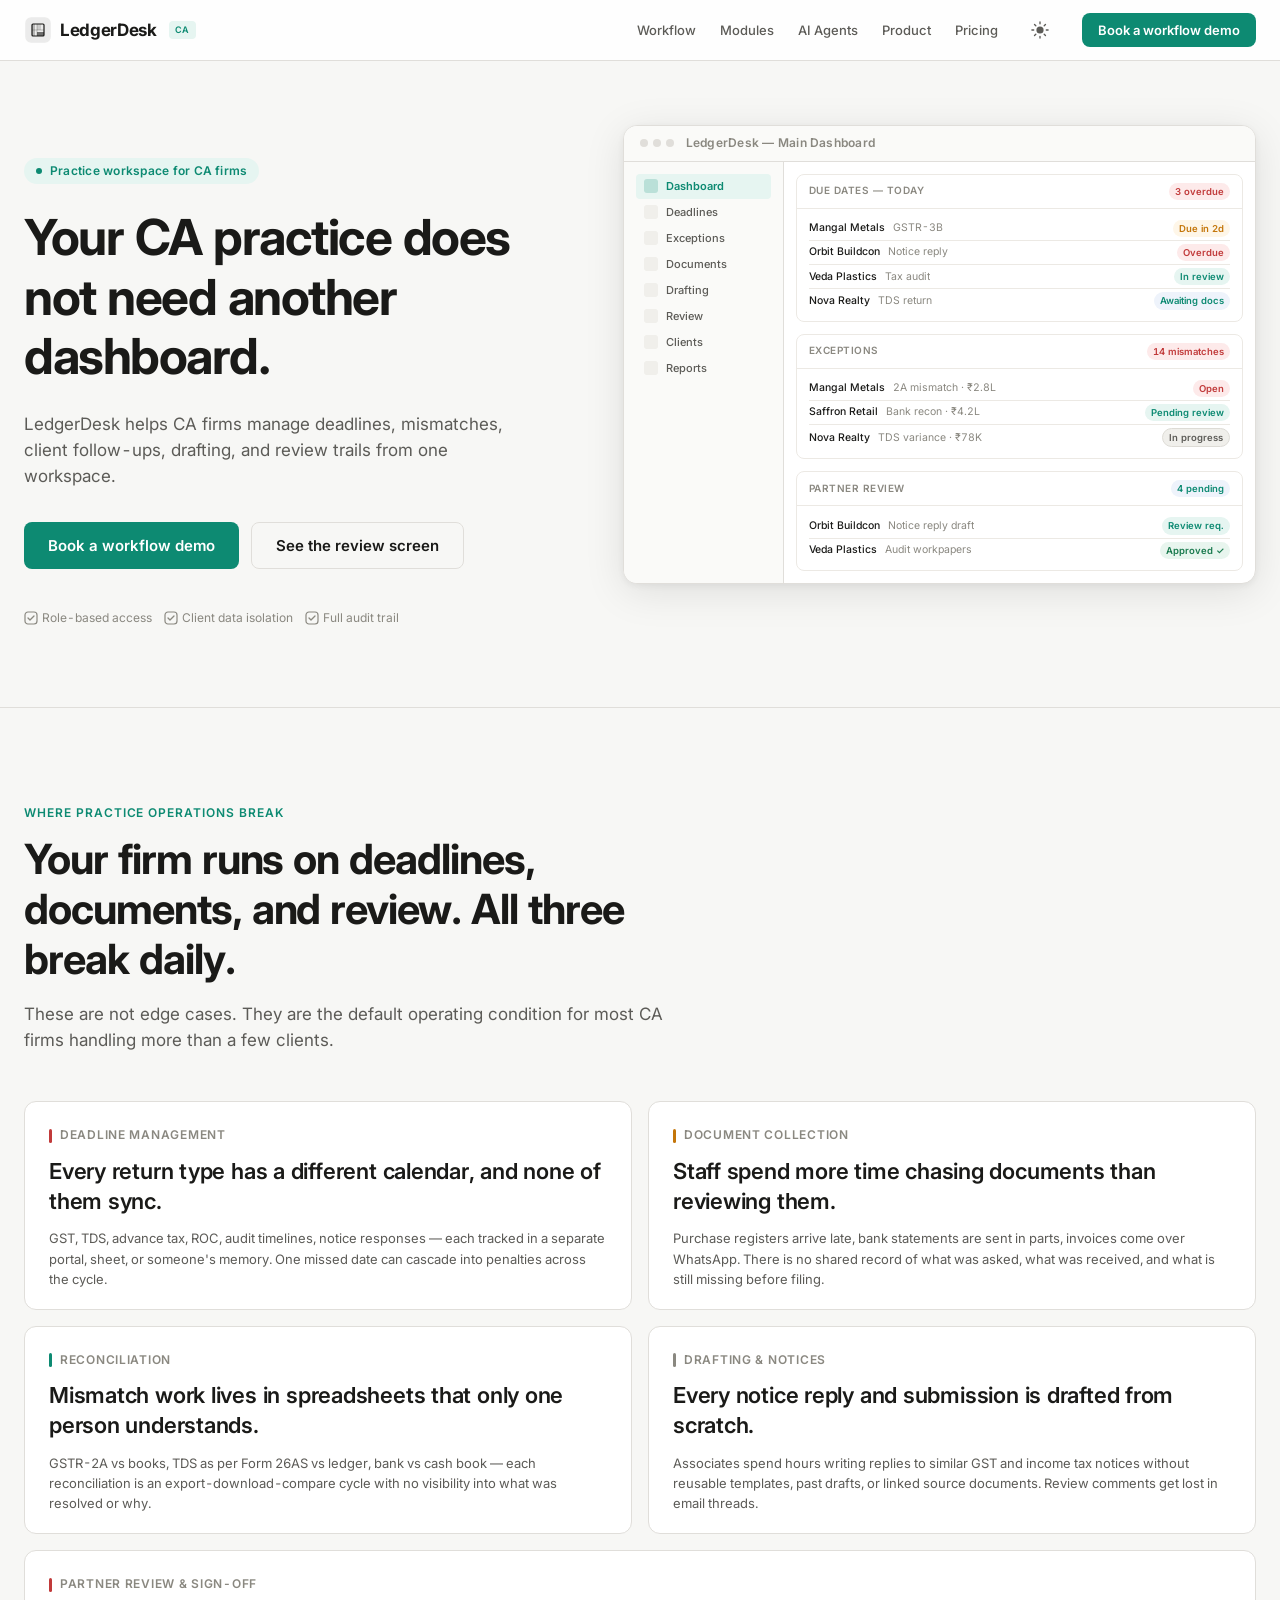
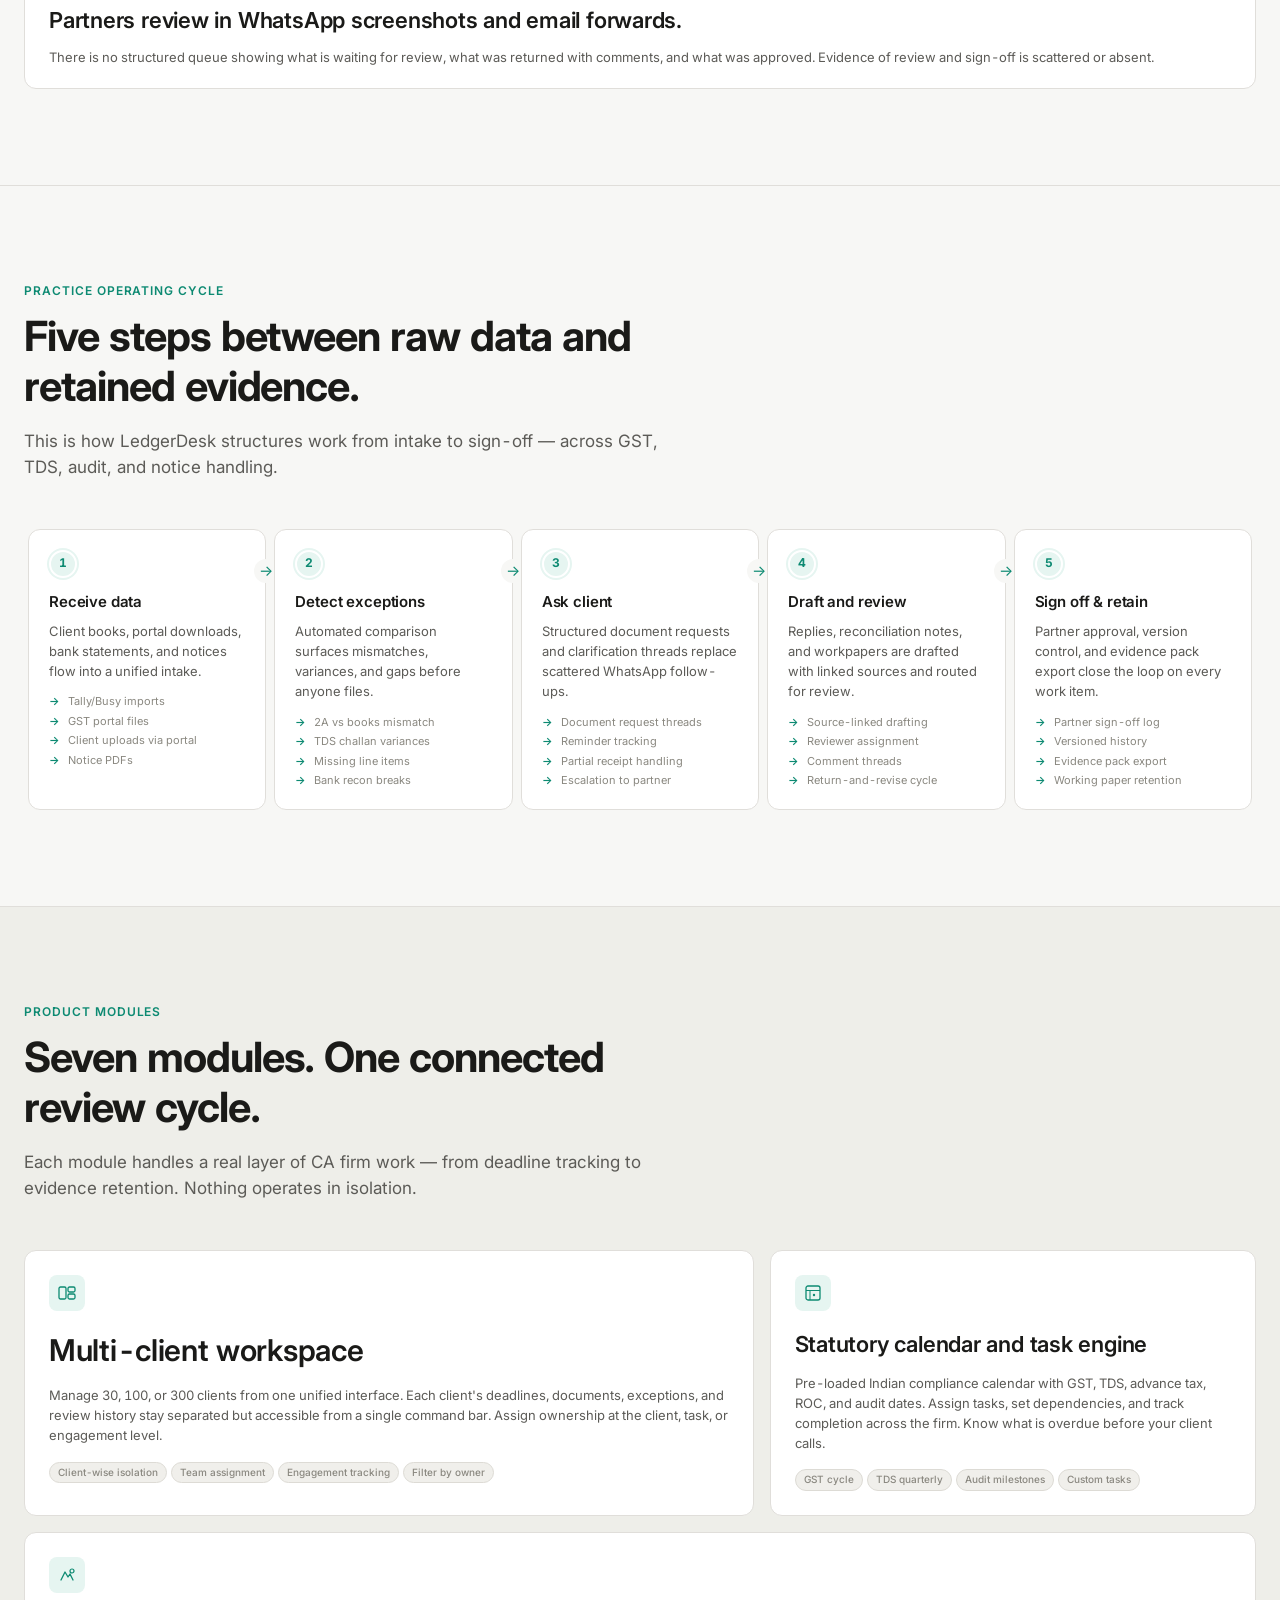
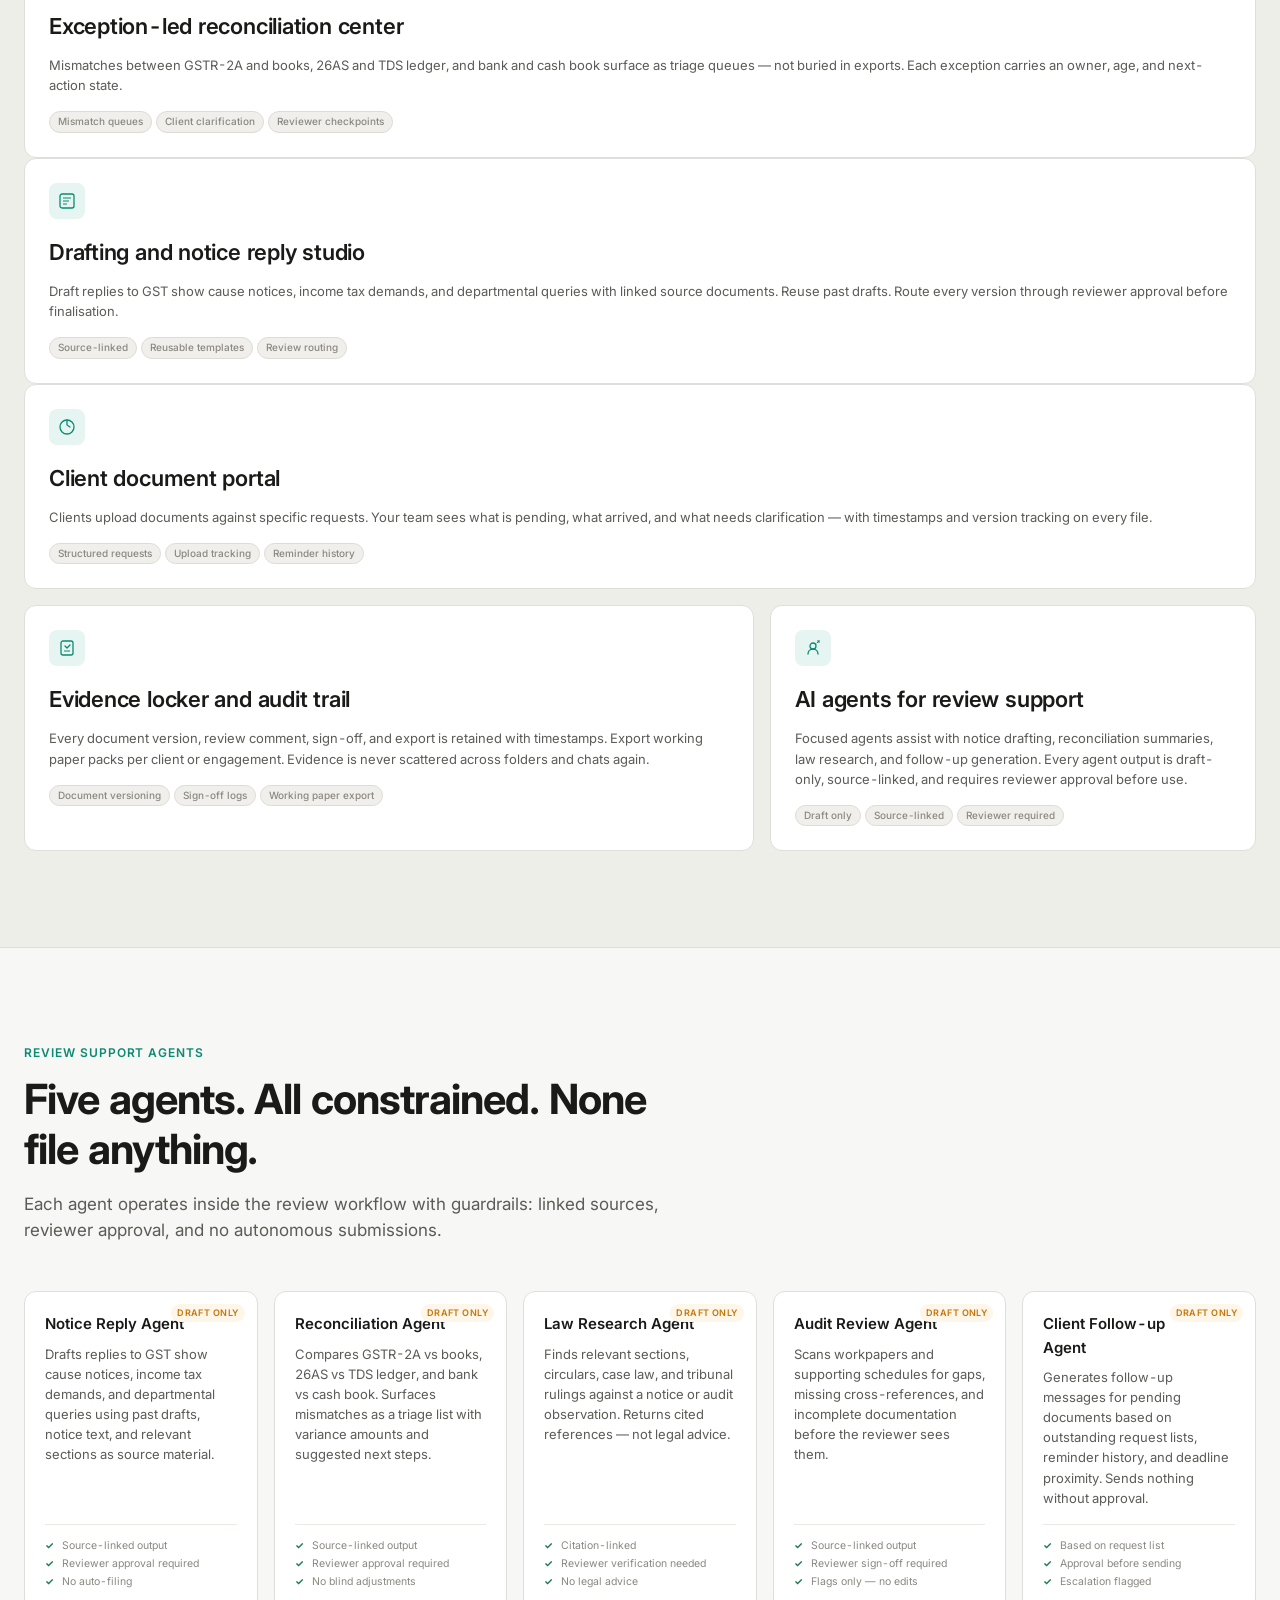
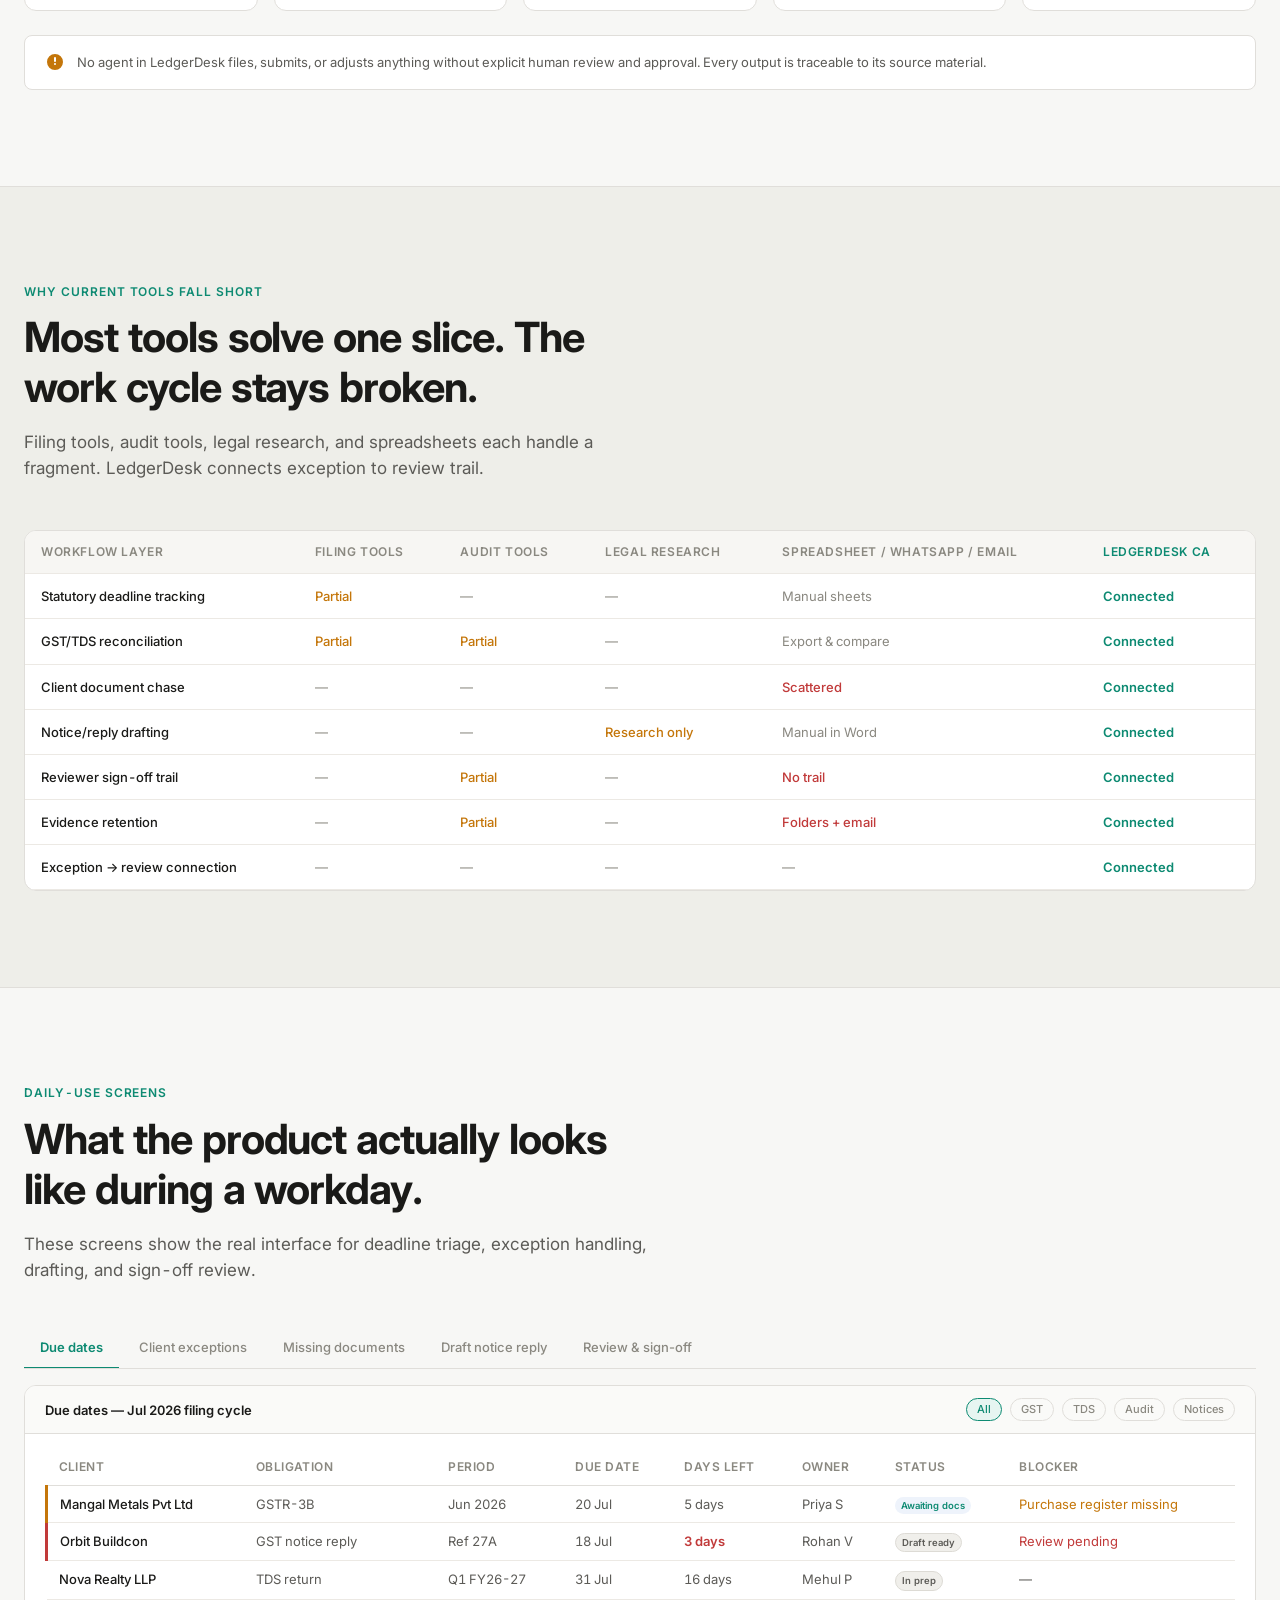
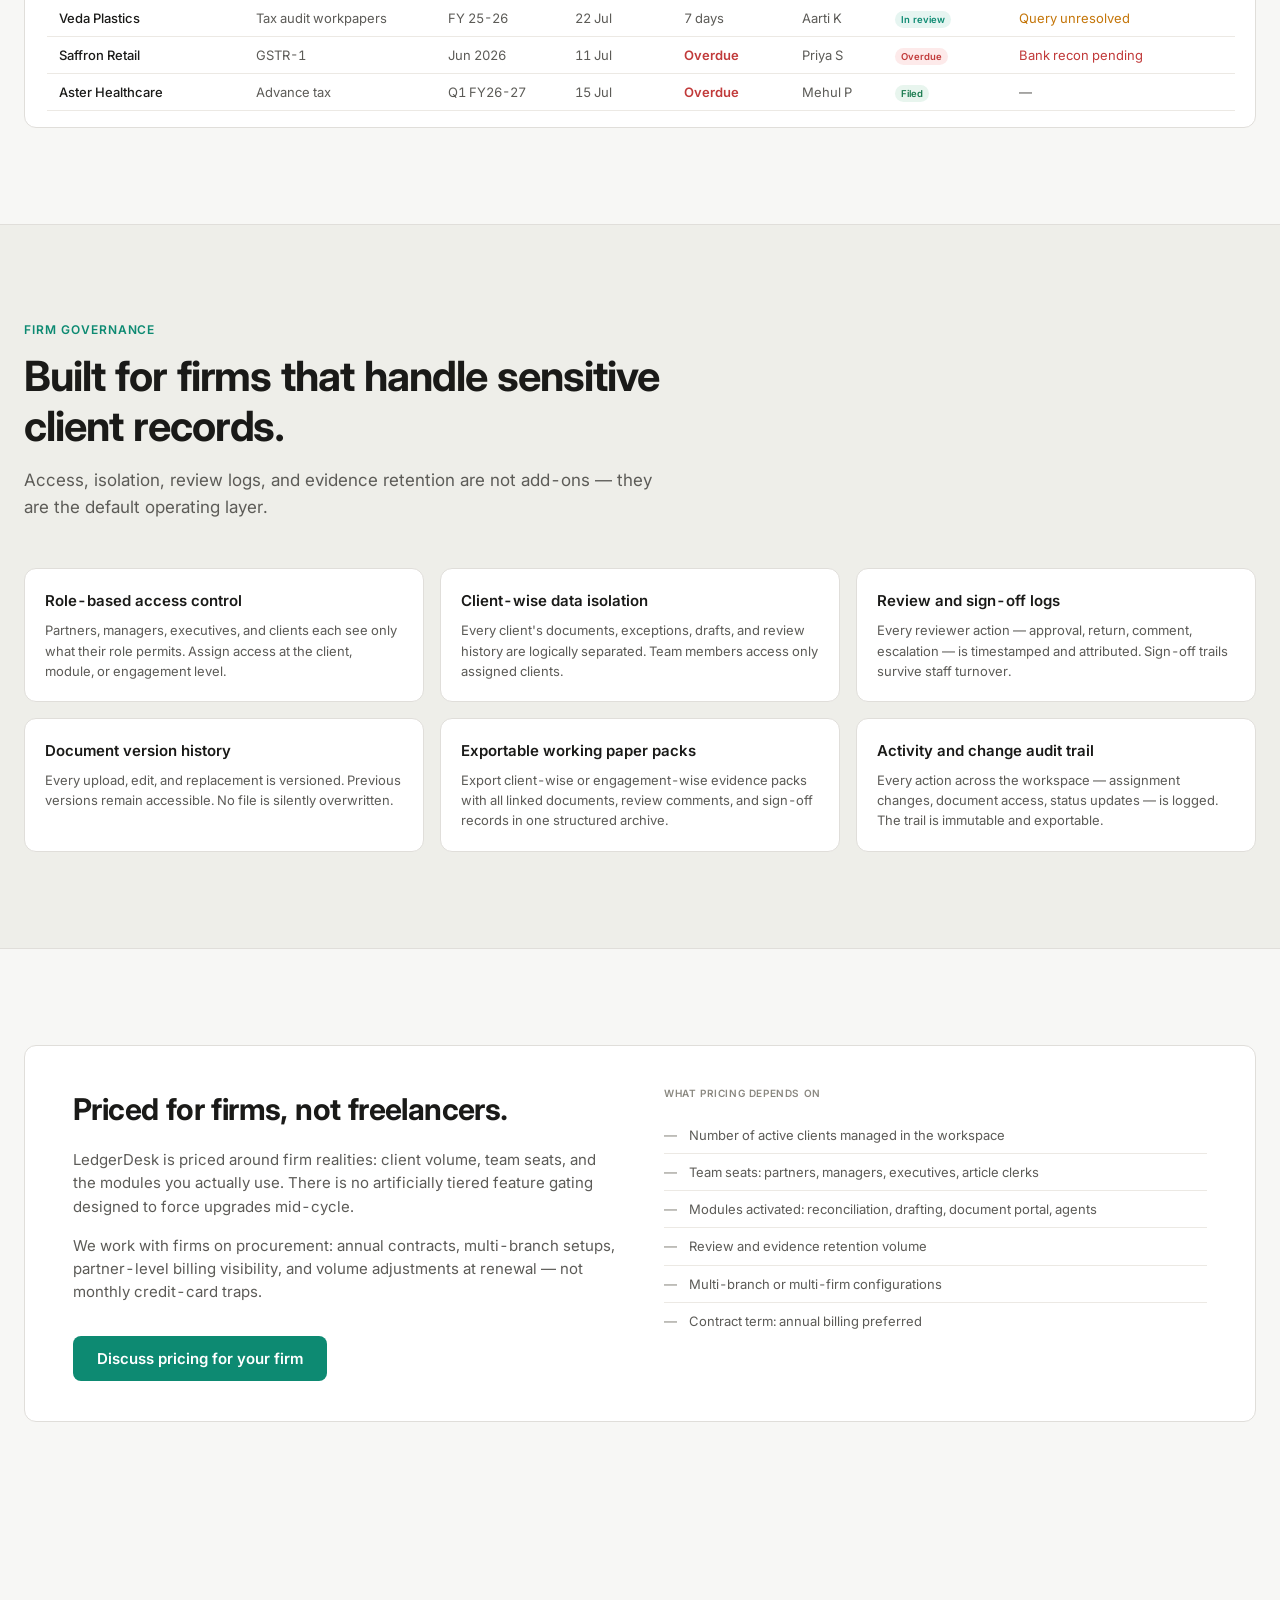
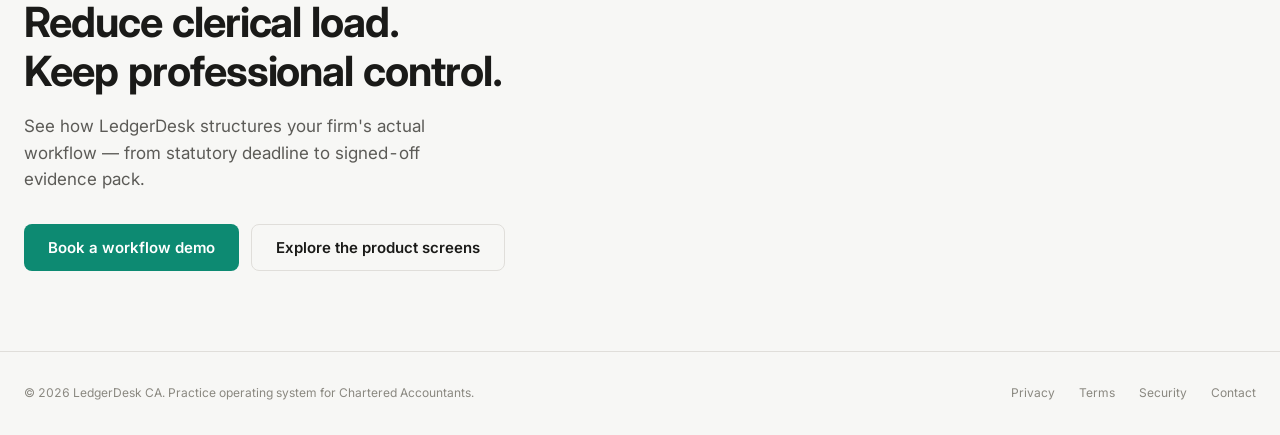
<file: ledgerdesk-ca-practice-platform.html>
<!DOCTYPE html>
<html lang="en" data-theme="light">
<head>
<meta charset="UTF-8">
<meta name="viewport" content="width=device-width, initial-scale=1.0">
<title>LedgerDesk CA — Practice Operating System for Chartered Accountants</title>
<meta name="description" content="LedgerDesk CA is a practice workspace for Indian CA firms. Track deadlines, chase documents, review mismatches, draft replies, and preserve evidence trails from one exception-driven workspace.">
<link rel="preconnect" href="https://fonts.googleapis.com">
<link rel="preconnect" href="https://fonts.gstatic.com" crossorigin>
<link href="https://fonts.googleapis.com/css2?family=Inter:wght@400;500;600;700&display=swap" rel="stylesheet">
<style>
/* ===== DESIGN TOKENS ===== */
:root {
  /* Spacing – 4px system */
  --sp-1: 4px; --sp-2: 8px; --sp-3: 12px; --sp-4: 16px;
  --sp-5: 20px; --sp-6: 24px; --sp-8: 32px; --sp-10: 40px;
  --sp-12: 48px; --sp-16: 64px; --sp-20: 80px; --sp-24: 96px;

  /* Radii */
  --r-sm: 4px; --r-md: 8px; --r-lg: 12px; --r-xl: 14px;

  /* Shadows */
  --shadow-sm: 0 1px 2px rgba(0,0,0,.05);
  --shadow-md: 0 2px 8px rgba(0,0,0,.08);
  --shadow-lg: 0 4px 16px rgba(0,0,0,.10);
  --shadow-panel: 0 1px 3px rgba(0,0,0,.06), 0 0 0 1px rgba(0,0,0,.04);

  /* Typography */
  --font: 'Inter', -apple-system, BlinkMacSystemFont, 'Segoe UI', system-ui, sans-serif;
  --fs-xs: clamp(0.6875rem, 0.65rem + 0.15vw, 0.75rem);     /* ~11-12px */
  --fs-sm: clamp(0.75rem, 0.7rem + 0.2vw, 0.8125rem);        /* ~12-13px */
  --fs-base: clamp(0.8125rem, 0.78rem + 0.2vw, 0.9375rem);   /* ~13-15px */
  --fs-md: clamp(0.9375rem, 0.88rem + 0.25vw, 1.0625rem);    /* ~15-17px */
  --fs-lg: clamp(1.125rem, 1rem + 0.5vw, 1.375rem);          /* ~18-22px */
  --fs-xl: clamp(1.375rem, 1.1rem + 1vw, 1.875rem);          /* ~22-30px */
  --fs-2xl: clamp(1.75rem, 1.4rem + 1.5vw, 2.625rem);        /* ~28-42px */
  --fs-3xl: clamp(2rem, 1.5rem + 2vw, 3.25rem);              /* ~32-52px */

  --lh-tight: 1.2; --lh-snug: 1.35; --lh-normal: 1.55;

  /* Transition */
  --ease: cubic-bezier(.4,0,.2,1);
  --dur: 200ms;

  /* Max widths */
  --max-w: 1280px;
  --max-w-narrow: 880px;
}

/* ===== LIGHT THEME ===== */
[data-theme="light"] {
  --bg: #f7f7f5;
  --bg-alt: #eeeee9;
  --surface: #ffffff;
  --surface-elevated: #ffffff;
  --border: #e0deda;
  --border-subtle: #ece9e4;
  --text: #1a1a18;
  --text-secondary: #5c5b57;
  --text-muted: #8a8880;
  --teal: #0d8a72;
  --teal-light: #e6f5f1;
  --teal-hover: #0a7562;
  --warning: #c4760a;
  --warning-bg: #fef6e8;
  --error: #c13a3a;
  --error-bg: #fdeaea;
  --success: #1a7a4e;
  --success-bg: #e8f5ee;
  --info-bg: #eef3fb;
  --chip-bg: #f0efeb;
  --chip-border: #dddbd5;
  --sidebar-bg: #ffffff;
  --sidebar-active: #f0efeb;
  --code-bg: #f4f3f0;
  --app-border: #e0deda;
  --panel-header-bg: #fafaf8;
  --table-header: #f7f6f3;
  --table-row-hover: #fafaf8;
  --table-stripe: #fcfcfa;
  --overlay-bg: rgba(0,0,0,.4);
  --focus-ring: 0 0 0 2px var(--teal), 0 0 0 4px rgba(13,138,114,.2);
}

/* ===== DARK THEME ===== */
[data-theme="dark"] {
  --bg: #111110;
  --bg-alt: #1a1a18;
  --surface: #1e1e1c;
  --surface-elevated: #252523;
  --border: #2e2e2b;
  --border-subtle: #262624;
  --text: #e8e6e1;
  --text-secondary: #a5a39d;
  --text-muted: #7a7872;
  --teal: #2cc4a2;
  --teal-light: #12302a;
  --teal-hover: #34d6b2;
  --warning: #e5a33a;
  --warning-bg: #2a2210;
  --error: #e06060;
  --error-bg: #2a1414;
  --success: #3cc47a;
  --success-bg: #122a1c;
  --info-bg: #14202e;
  --chip-bg: #262624;
  --chip-border: #363632;
  --sidebar-bg: #161614;
  --sidebar-active: #252523;
  --code-bg: #1e1e1c;
  --app-border: #2e2e2b;
  --panel-header-bg: #1e1e1c;
  --table-header: #222220;
  --table-row-hover: #252523;
  --table-stripe: #1c1c1a;
  --overlay-bg: rgba(0,0,0,.6);
  --focus-ring: 0 0 0 2px var(--teal), 0 0 0 4px rgba(44,196,162,.2);
}

/* ===== RESET & BASE ===== */
*, *::before, *::after { box-sizing: border-box; margin: 0; padding: 0; }
html { scroll-behavior: smooth; font-variant-numeric: tabular-nums; -webkit-font-smoothing: antialiased; }
body {
  font-family: var(--font);
  font-size: var(--fs-base);
  line-height: var(--lh-normal);
  color: var(--text);
  background: var(--bg);
  transition: background var(--dur) var(--ease), color var(--dur) var(--ease);
}
img { max-width: 100%; display: block; }
a { color: var(--teal); text-decoration: none; }
a:hover { text-decoration: underline; }
button { font-family: inherit; cursor: pointer; border: none; background: none; }

/* Focus */
:focus-visible { outline: none; box-shadow: var(--focus-ring); border-radius: var(--r-sm); }

/* Skip link */
.skip-link {
  position: absolute; top: -100%; left: var(--sp-4);
  background: var(--teal); color: #fff; padding: var(--sp-2) var(--sp-4);
  border-radius: var(--r-sm); font-size: var(--fs-sm); font-weight: 600;
  z-index: 9999;
}
.skip-link:focus { top: var(--sp-2); }

/* Reduced motion */
@media (prefers-reduced-motion: reduce) {
  *, *::before, *::after { animation-duration: 0.01ms !important; transition-duration: 0.01ms !important; }
  html { scroll-behavior: auto; }
  .reveal { opacity: 1 !important; transform: none !important; }
}

/* ===== SCROLL REVEAL ===== */
.reveal {
  opacity: 0; transform: translateY(24px);
  transition: opacity 0.7s var(--ease), transform 0.7s var(--ease);
}
.reveal.revealed {
  opacity: 1; transform: translateY(0);
}
.reveal-delay-1 { transition-delay: 80ms; }
.reveal-delay-2 { transition-delay: 160ms; }
.reveal-delay-3 { transition-delay: 240ms; }
.reveal-delay-4 { transition-delay: 320ms; }

/* ===== UTILITY ===== */
.container { max-width: var(--max-w); margin: 0 auto; padding: 0 var(--sp-6); }
.container--narrow { max-width: var(--max-w-narrow); }
.section { padding: var(--sp-24) 0; }
.section--sm { padding: var(--sp-16) 0; }
.section--muted { background: var(--bg-alt); }
.sr-only { position: absolute; width: 1px; height: 1px; padding: 0; margin: -1px; overflow: hidden; clip: rect(0,0,0,0); border: 0; }

/* ===== HEADER / NAV ===== */
.site-header {
  position: sticky; top: 0; z-index: 100;
  background: color-mix(in srgb, var(--surface) 85%, transparent);
  border-bottom: 1px solid var(--border);
  backdrop-filter: blur(16px); -webkit-backdrop-filter: blur(16px);
}
.site-header__inner {
  display: flex; align-items: center; justify-content: space-between;
  max-width: var(--max-w); margin: 0 auto; padding: 0 var(--sp-6);
  height: 60px;
}
.site-logo { display: flex; align-items: center; gap: var(--sp-2); text-decoration: none; color: var(--text); }
.site-logo svg { width: 28px; height: 28px; flex-shrink: 0; }
.site-logo__text { font-size: var(--fs-md); font-weight: 700; letter-spacing: -0.02em; }
.site-logo__badge {
  font-size: 9px; font-weight: 600; letter-spacing: 0.06em; text-transform: uppercase;
  background: var(--teal-light); color: var(--teal); padding: 2px 6px; border-radius: var(--r-sm);
  margin-left: var(--sp-1);
}
.site-nav { display: flex; align-items: center; gap: var(--sp-6); }
.site-nav__link {
  font-size: var(--fs-sm); font-weight: 500; color: var(--text-secondary);
  text-decoration: none; transition: color var(--dur) var(--ease);
}
.site-nav__link:hover { color: var(--text); text-decoration: none; }

.btn {
  display: inline-flex; align-items: center; gap: var(--sp-2);
  font-size: var(--fs-sm); font-weight: 600; padding: var(--sp-2) var(--sp-4);
  border-radius: var(--r-md); transition: all var(--dur) var(--ease);
  white-space: nowrap; line-height: 1.4;
}
.btn--primary { background: var(--teal); color: #fff; }
.btn--primary:hover { background: var(--teal-hover); text-decoration: none; }
.btn--secondary {
  background: transparent; color: var(--text); border: 1px solid var(--border);
}
.btn--secondary:hover { border-color: var(--text-muted); text-decoration: none; }
.btn--ghost { color: var(--teal); padding: var(--sp-2) var(--sp-3); }
.btn--ghost:hover { background: var(--teal-light); text-decoration: none; }
.btn--lg { padding: var(--sp-3) var(--sp-6); font-size: var(--fs-base); }

.theme-toggle {
  width: 36px; height: 36px; display: flex; align-items: center; justify-content: center;
  border-radius: var(--r-md); color: var(--text-secondary);
  transition: background var(--dur) var(--ease);
}
.theme-toggle:hover { background: var(--chip-bg); }
.theme-toggle svg { width: 18px; height: 18px; }

.mobile-menu-btn { display: none; width: 36px; height: 36px; align-items: center; justify-content: center; border-radius: var(--r-md); color: var(--text); }
.mobile-menu-btn svg { width: 20px; height: 20px; }

/* Mobile drawer */
.mobile-drawer {
  display: none; position: fixed; top: 60px; left: 0; right: 0; bottom: 0;
  background: var(--surface); z-index: 99;
  padding: var(--sp-6); flex-direction: column; gap: var(--sp-4);
  border-top: 1px solid var(--border);
  animation: slideDown 0.25s var(--ease);
}
.mobile-drawer.open { display: flex; }
.mobile-drawer a {
  font-size: var(--fs-md); font-weight: 500; color: var(--text-secondary);
  padding: var(--sp-3) 0; border-bottom: 1px solid var(--border-subtle);
  text-decoration: none;
}
.mobile-drawer a:hover { color: var(--text); }
@keyframes slideDown { from { opacity: 0; transform: translateY(-8px); } to { opacity: 1; transform: translateY(0); } }

@media (max-width: 860px) {
  .site-nav__link { display: none; }
  .mobile-menu-btn { display: flex; }
  .btn--primary.nav-cta-desktop { display: none; }
}

/* ===== HERO ===== */
.hero { padding: var(--sp-16) 0 var(--sp-20); }
.hero__grid {
  display: grid; grid-template-columns: 1fr 1.15fr; gap: var(--sp-12); align-items: start;
}
.hero__content { padding-top: var(--sp-8); }
.hero__badge {
  display: inline-flex; align-items: center; gap: var(--sp-2);
  font-size: var(--fs-xs); font-weight: 600; color: var(--teal);
  background: var(--teal-light); padding: var(--sp-1) var(--sp-3); border-radius: 100px;
  margin-bottom: var(--sp-6); letter-spacing: 0.02em;
}
.hero__badge::before { content: ''; width: 6px; height: 6px; border-radius: 50%; background: var(--teal); }
.hero h1 {
  font-size: var(--fs-3xl); font-weight: 700; line-height: var(--lh-tight);
  letter-spacing: -0.03em; color: var(--text); margin-bottom: var(--sp-6);
  max-width: 560px;
}
.hero__sub {
  font-size: var(--fs-md); line-height: var(--lh-normal); color: var(--text-secondary);
  max-width: 480px; margin-bottom: var(--sp-8);
}
.hero__ctas { display: flex; gap: var(--sp-3); flex-wrap: wrap; margin-bottom: var(--sp-10); }
.hero__trust {
  font-size: var(--fs-xs); color: var(--text-muted); display: flex; align-items: center; gap: var(--sp-3);
}
.hero__trust span { display: flex; align-items: center; gap: var(--sp-1); }

/* Hero App Mockup */
.hero-app {
  background: var(--surface); border: 1px solid var(--border);
  border-radius: var(--r-xl); overflow: hidden;
  box-shadow: 0 8px 40px rgba(0,0,0,.10), 0 2px 8px rgba(0,0,0,.06);
  font-size: var(--fs-xs);
  transition: box-shadow 0.4s var(--ease), transform 0.4s var(--ease);
}
.hero-app:hover {
  box-shadow: 0 12px 48px rgba(0,0,0,.13), 0 4px 12px rgba(0,0,0,.08);
  transform: translateY(-2px);
}
.hero-app__bar {
  display: flex; align-items: center; gap: var(--sp-3);
  padding: var(--sp-2) var(--sp-4); border-bottom: 1px solid var(--border);
  background: var(--panel-header-bg);
}
.hero-app__dots { display: flex; gap: 5px; }
.hero-app__dots span { width: 8px; height: 8px; border-radius: 50%; background: var(--border); }
.hero-app__bar-title { font-size: var(--fs-xs); font-weight: 600; color: var(--text-muted); letter-spacing: 0.02em; }
.hero-app__body { display: grid; grid-template-columns: 160px 1fr; min-height: 360px; }
.hero-app__sidebar {
  border-right: 1px solid var(--border); padding: var(--sp-3); background: var(--panel-header-bg);
}
.hero-app__nav-item {
  display: flex; align-items: center; gap: var(--sp-2);
  padding: var(--sp-1) var(--sp-2); border-radius: var(--r-sm);
  font-size: 11px; font-weight: 500; color: var(--text-secondary); margin-bottom: 1px;
  cursor: default;
}
.hero-app__nav-item--active { background: var(--teal-light); color: var(--teal); font-weight: 600; }
.hero-app__nav-icon { width: 14px; height: 14px; border-radius: 3px; background: var(--chip-bg); flex-shrink: 0; display: flex; align-items: center; justify-content: center; }
.hero-app__nav-item--active .hero-app__nav-icon { background: var(--teal); opacity: .2; }
.hero-app__main { padding: var(--sp-3); display: flex; flex-direction: column; gap: var(--sp-3); }

/* Mini panels inside hero mockup */
.mini-panel {
  background: var(--surface-elevated); border: 1px solid var(--border-subtle);
  border-radius: var(--r-md); overflow: hidden;
}
.mini-panel__header {
  padding: var(--sp-2) var(--sp-3); border-bottom: 1px solid var(--border-subtle);
  display: flex; justify-content: space-between; align-items: center;
}
.mini-panel__title { font-size: 10px; font-weight: 600; text-transform: uppercase; letter-spacing: 0.05em; color: var(--text-muted); }
.mini-panel__body { padding: var(--sp-2) var(--sp-3); }

.mini-row {
  display: flex; align-items: center; justify-content: space-between;
  padding: 3px 0; border-bottom: 1px solid var(--border-subtle);
  font-size: 10.5px;
}
.mini-row:last-child { border-bottom: none; }
.mini-row__left { display: flex; align-items: center; gap: var(--sp-2); color: var(--text-secondary); min-width: 0; }
.mini-row__client { font-weight: 500; color: var(--text); white-space: nowrap; overflow: hidden; text-overflow: ellipsis; max-width: 100px; }
.mini-row__task { color: var(--text-muted); white-space: nowrap; overflow: hidden; text-overflow: ellipsis; }

/* Status chips */
.chip {
  display: inline-flex; align-items: center; gap: 3px;
  padding: 1px 6px; border-radius: 100px; font-size: 9.5px; font-weight: 600;
  white-space: nowrap; line-height: 1.6;
}
.chip--due { background: var(--warning-bg); color: var(--warning); }
.chip--overdue { background: var(--error-bg); color: var(--error); }
.chip--waiting { background: var(--info-bg); color: var(--teal); }
.chip--review { background: var(--teal-light); color: var(--teal); }
.chip--done { background: var(--success-bg); color: var(--success); }
.chip--draft { background: var(--chip-bg); color: var(--text-secondary); border: 1px solid var(--chip-border); }
.chip--mismatch { background: var(--error-bg); color: var(--error); }

/* Large chips for sections */
.chip-lg {
  display: inline-flex; align-items: center; gap: var(--sp-1);
  padding: var(--sp-1) var(--sp-3); border-radius: 100px;
  font-size: var(--fs-xs); font-weight: 600; white-space: nowrap;
}

@media (max-width: 960px) {
  .hero__grid { grid-template-columns: 1fr; gap: var(--sp-8); }
  .hero__content { padding-top: 0; }
  .hero-app__body { grid-template-columns: 1fr; }
  .hero-app__sidebar { display: none; }
}

/* ===== SECTION HEADERS ===== */
.section-header { margin-bottom: var(--sp-12); max-width: 640px; }
.section-header__label {
  font-size: var(--fs-xs); font-weight: 600; text-transform: uppercase; letter-spacing: 0.08em;
  color: var(--teal); margin-bottom: var(--sp-3);
}
.section-header h2 {
  font-size: var(--fs-2xl); font-weight: 700; line-height: var(--lh-tight);
  letter-spacing: -0.025em; margin-bottom: var(--sp-4);
}
.section-header p { font-size: var(--fs-md); color: var(--text-secondary); line-height: var(--lh-normal); }

/* ===== PROBLEM SECTION ===== */
.problems-grid {
  display: grid; grid-template-columns: 1fr 1fr; gap: var(--sp-4);
}
.problem-card {
  background: var(--surface); border: 1px solid var(--border);
  border-radius: var(--r-lg); padding: var(--sp-6) var(--sp-6) var(--sp-5);
  transition: border-color var(--dur) var(--ease), transform var(--dur) var(--ease), box-shadow var(--dur) var(--ease);
}
.problem-card:hover { border-color: var(--text-muted); transform: translateY(-2px); box-shadow: var(--shadow-md); }
.problem-card__area {
  font-size: var(--fs-xs); font-weight: 600; text-transform: uppercase; letter-spacing: 0.06em;
  color: var(--text-muted); margin-bottom: var(--sp-3);
  display: flex; align-items: center; gap: var(--sp-2);
}
.problem-card__area::before {
  content: ''; width: 3px; height: 14px; border-radius: 2px; background: var(--warning);
}
.problem-card h3 {
  font-size: var(--fs-lg); font-weight: 600; line-height: var(--lh-snug);
  letter-spacing: -0.01em; margin-bottom: var(--sp-3);
}
.problem-card p { font-size: var(--fs-sm); color: var(--text-secondary); line-height: var(--lh-normal); }

.problem-card:nth-child(1) .problem-card__area::before { background: var(--error); }
.problem-card:nth-child(2) .problem-card__area::before { background: var(--warning); }
.problem-card:nth-child(3) .problem-card__area::before { background: var(--teal); }
.problem-card:nth-child(4) .problem-card__area::before { background: var(--text-muted); }
.problem-card:nth-child(5) .problem-card__area::before { background: var(--error); }
.problem-card:last-child { grid-column: 1 / -1; }

@media (max-width: 700px) {
  .problems-grid { grid-template-columns: 1fr; }
  .problem-card:last-child { grid-column: auto; }
}

/* ===== WORKFLOW ===== */
.workflow-steps {
  display: grid; grid-template-columns: repeat(5, 1fr); gap: 0;
  position: relative;
}
/* Horizontal connector line behind steps */
.workflow-steps::before {
  content: ''; position: absolute;
  top: 41px; /* vertically center with step number */
  left: calc(10% + 14px); right: calc(10% + 14px);
  height: 2px; background: var(--border);
  z-index: 0;
}
.workflow-step {
  background: var(--surface); border: 1px solid var(--border);
  border-radius: var(--r-lg); padding: var(--sp-5); position: relative;
  z-index: 1; margin: 0 var(--sp-1);
  transition: transform var(--dur) var(--ease), box-shadow var(--dur) var(--ease);
}
.workflow-step:hover { transform: translateY(-2px); box-shadow: var(--shadow-md); }
.workflow-step__num {
  width: 28px; height: 28px; border-radius: 50%; background: var(--teal-light);
  color: var(--teal); font-size: var(--fs-xs); font-weight: 700;
  display: flex; align-items: center; justify-content: center;
  margin-bottom: var(--sp-3); position: relative;
  border: 2px solid var(--surface);
  box-shadow: 0 0 0 2px var(--teal-light);
}
.workflow-step h3 { font-size: var(--fs-base); font-weight: 600; margin-bottom: var(--sp-2); letter-spacing: -0.01em; }
.workflow-step p { font-size: var(--fs-sm); color: var(--text-secondary); line-height: var(--lh-normal); margin-bottom: var(--sp-3); }
.workflow-step__details { display: flex; flex-direction: column; gap: 3px; }
.workflow-step__detail {
  font-size: 11px; color: var(--text-muted); display: flex; align-items: baseline; gap: var(--sp-2);
  line-height: 1.5;
}
.workflow-step__detail::before { content: '→'; color: var(--teal); font-weight: 600; flex-shrink: 0; }
.workflow-arrow {
  position: absolute; right: -13px; top: 41px; transform: translateY(-50%);
  width: 24px; height: 24px; z-index: 2; color: var(--teal);
  display: flex; align-items: center; justify-content: center;
  background: var(--bg); border-radius: 50%;
}
@media (max-width: 960px) {
  .workflow-steps { grid-template-columns: 1fr; gap: var(--sp-3); }
  .workflow-steps::before { display: none; }
  .workflow-arrow { display: none; }
  .workflow-step { margin: 0; }
}

/* ===== FEATURES ===== */
.features-grid {
  display: grid; grid-template-columns: 1.2fr 0.8fr; gap: var(--sp-4);
}
.features-grid--secondary {
  grid-template-columns: repeat(3, 1fr); margin-top: var(--sp-4);
}
.feature-card {
  background: var(--surface); border: 1px solid var(--border);
  border-radius: var(--r-lg); padding: var(--sp-6);
  transition: border-color var(--dur) var(--ease), transform var(--dur) var(--ease), box-shadow var(--dur) var(--ease);
}
.feature-card:hover { border-color: var(--text-muted); transform: translateY(-2px); box-shadow: var(--shadow-md); }
.feature-card__icon {
  width: 36px; height: 36px; border-radius: var(--r-md);
  background: var(--teal-light); color: var(--teal);
  display: flex; align-items: center; justify-content: center;
  margin-bottom: var(--sp-4);
}
.feature-card__icon svg { width: 18px; height: 18px; }
.feature-card h3 {
  font-size: var(--fs-lg); font-weight: 600; margin-bottom: var(--sp-3);
  letter-spacing: -0.01em;
}
.feature-card p {
  font-size: var(--fs-sm); color: var(--text-secondary); line-height: var(--lh-normal);
  margin-bottom: var(--sp-4);
}
.feature-card__tags { display: flex; flex-wrap: wrap; gap: var(--sp-1); }
.feature-card__tag {
  font-size: 10px; font-weight: 500; padding: 2px 8px; border-radius: 100px;
  background: var(--chip-bg); color: var(--text-muted); border: 1px solid var(--chip-border);
}
.feature-card--anchor { grid-row: span 1; }
.feature-card--anchor h3 { font-size: var(--fs-xl); }

@media (max-width: 860px) {
  .features-grid { grid-template-columns: 1fr; }
  .features-grid--secondary { grid-template-columns: 1fr; }
}

/* ===== AI AGENTS ===== */
.agents-grid { display: grid; grid-template-columns: repeat(5, 1fr); gap: var(--sp-4); }
.agent-card {
  background: var(--surface); border: 1px solid var(--border);
  border-radius: var(--r-lg); padding: var(--sp-5); position: relative;
  display: flex; flex-direction: column;
  transition: transform var(--dur) var(--ease), box-shadow var(--dur) var(--ease);
}
.agent-card:hover { transform: translateY(-2px); box-shadow: var(--shadow-md); }
.agent-card__badge {
  position: absolute; top: var(--sp-3); right: var(--sp-3);
  font-size: 9px; font-weight: 600; text-transform: uppercase; letter-spacing: 0.05em;
  padding: 2px 6px; border-radius: 100px;
  background: var(--warning-bg); color: var(--warning);
}
.agent-card h3 { font-size: var(--fs-base); font-weight: 600; margin-bottom: var(--sp-2); padding-right: var(--sp-10); }
.agent-card__desc { font-size: var(--fs-sm); color: var(--text-secondary); line-height: var(--lh-normal); margin-bottom: var(--sp-4); flex: 1; }
.agent-card__guardrails { border-top: 1px solid var(--border-subtle); padding-top: var(--sp-3); }
.agent-card__guardrail {
  font-size: 10.5px; color: var(--text-muted); display: flex; align-items: center; gap: var(--sp-2);
  line-height: 1.7;
}
.agent-card__guardrail::before { content: '✓'; color: var(--success); font-weight: 700; font-size: 10px; }
.agent-disclaimer {
  margin-top: var(--sp-6); padding: var(--sp-4) var(--sp-5);
  background: var(--surface); border: 1px solid var(--border);
  border-radius: var(--r-md); font-size: var(--fs-sm); color: var(--text-secondary);
  display: flex; align-items: center; gap: var(--sp-3);
}
.agent-disclaimer__icon { flex-shrink: 0; width: 20px; height: 20px; color: var(--warning); }
@media (max-width: 1080px) { .agents-grid { grid-template-columns: repeat(2, 1fr); } }
@media (max-width: 600px) { .agents-grid { grid-template-columns: 1fr; } }

/* ===== COMPARISON ===== */
.comparison-table-wrap {
  overflow-x: auto; -webkit-overflow-scrolling: touch;
  border: 1px solid var(--border); border-radius: var(--r-lg);
  background: var(--surface);
}
.comparison-table {
  width: 100%; border-collapse: collapse; font-size: var(--fs-sm);
  min-width: 700px;
}
.comparison-table th, .comparison-table td {
  padding: var(--sp-3) var(--sp-4); text-align: left;
  border-bottom: 1px solid var(--border-subtle);
}
.comparison-table thead th {
  background: var(--table-header); font-weight: 600; font-size: var(--fs-xs);
  text-transform: uppercase; letter-spacing: 0.05em; color: var(--text-muted);
  position: sticky; top: 0;
}
.comparison-table thead th:last-child { color: var(--teal); }
.comparison-table tbody td:first-child { font-weight: 500; color: var(--text); }
.comparison-table tbody tr:hover { background: var(--table-row-hover); }
.cmp-partial { color: var(--warning); font-weight: 500; }
.cmp-manual { color: var(--text-muted); }
.cmp-outside { color: var(--error); font-weight: 500; }
.cmp-connected { color: var(--teal); font-weight: 600; }
.cmp-none { color: var(--text-muted); }

/* ===== DAILY USE SCREENS ===== */
.screens-tabs {
  display: flex; gap: var(--sp-1); margin-bottom: var(--sp-4);
  border-bottom: 1px solid var(--border); padding-bottom: 0;
  overflow-x: auto;
}
.screens-tab {
  padding: var(--sp-2) var(--sp-4) var(--sp-3);
  font-size: var(--fs-sm); font-weight: 500; color: var(--text-muted);
  border-bottom: 2px solid transparent; margin-bottom: -1px;
  transition: color var(--dur) var(--ease), border-color var(--dur) var(--ease);
  white-space: nowrap;
}
.screens-tab:hover { color: var(--text); }
.screens-tab--active { color: var(--teal); border-bottom-color: var(--teal); font-weight: 600; }

.screen-panel { display: none; }
.screen-panel--active { display: block; }

.screen-frame {
  background: var(--surface); border: 1px solid var(--border);
  border-radius: var(--r-lg); overflow: hidden;
}
.screen-frame__header {
  padding: var(--sp-3) var(--sp-5); border-bottom: 1px solid var(--border);
  display: flex; align-items: center; justify-content: space-between;
  background: var(--panel-header-bg);
}
.screen-frame__title { font-size: var(--fs-sm); font-weight: 600; }
.screen-frame__filters { display: flex; gap: var(--sp-2); }
.screen-frame__filter {
  font-size: 11px; font-weight: 500; padding: 2px 10px; border-radius: 100px;
  border: 1px solid var(--border); color: var(--text-muted); cursor: default;
  background: transparent;
}
.screen-frame__filter--active { background: var(--teal-light); color: var(--teal); border-color: var(--teal); }
.screen-frame__body { padding: var(--sp-4) var(--sp-5); }

/* Data tables inside screens */
.data-table { width: 100%; border-collapse: collapse; font-size: var(--fs-sm); }
.data-table th {
  text-align: left; padding: var(--sp-2) var(--sp-3);
  font-size: var(--fs-xs); font-weight: 600; text-transform: uppercase; letter-spacing: 0.04em;
  color: var(--text-muted); border-bottom: 1px solid var(--border);
}
.data-table td {
  padding: var(--sp-2) var(--sp-3); border-bottom: 1px solid var(--border-subtle);
  color: var(--text-secondary); vertical-align: top;
}
.data-table td:first-child { color: var(--text); font-weight: 500; }
.data-table tr:hover { background: var(--table-row-hover); }
.data-table .row-overdue { border-left: 3px solid var(--error); }
.data-table .row-urgent { border-left: 3px solid var(--warning); }

/* Draft editor inside screen */
.draft-editor { display: grid; grid-template-columns: 1fr 280px; gap: 0; min-height: 300px; }
.draft-editor__main { padding: var(--sp-4); border-right: 1px solid var(--border); }
.draft-editor__sidebar { padding: var(--sp-4); background: var(--panel-header-bg); }
.draft-editor__label { font-size: 10px; font-weight: 600; text-transform: uppercase; letter-spacing: 0.06em; color: var(--text-muted); margin-bottom: var(--sp-2); }
.draft-editor__field { font-size: var(--fs-sm); color: var(--text-secondary); margin-bottom: var(--sp-4); line-height: var(--lh-normal); }
.draft-editor__text {
  font-size: var(--fs-sm); color: var(--text); line-height: 1.7;
  border: 1px solid var(--border-subtle); border-radius: var(--r-md);
  padding: var(--sp-3) var(--sp-4); background: var(--bg); min-height: 140px;
}

/* Timeline inside screens */
.timeline { display: flex; flex-direction: column; gap: 0; position: relative; }
.timeline-item {
  display: grid; grid-template-columns: 140px 20px 1fr; gap: var(--sp-2);
  font-size: var(--fs-sm); padding: var(--sp-3) 0;
  align-items: start; position: relative;
}
.timeline-item:not(:last-child)::after {
  content: ''; position: absolute; left: 149px; top: 22px; bottom: -4px;
  width: 1.5px; background: var(--border-subtle);
}
.timeline-item__time { color: var(--text-muted); font-size: var(--fs-xs); text-align: right; padding-top: 2px; }
.timeline-item__dot { display: flex; flex-direction: column; align-items: center; position: relative; z-index: 1; }
.timeline-item__dot::before {
  content: ''; width: 10px; height: 10px; border-radius: 50%;
  background: var(--border); margin-top: 4px;
  border: 2px solid var(--surface);
  box-shadow: 0 0 0 1.5px var(--border);
}
.timeline-item--approved .timeline-item__dot::before { background: var(--success); box-shadow: 0 0 0 1.5px var(--success); }
.timeline-item--returned .timeline-item__dot::before { background: var(--warning); box-shadow: 0 0 0 1.5px var(--warning); }
.timeline-item--exported .timeline-item__dot::before { background: var(--teal); box-shadow: 0 0 0 1.5px var(--teal); }
.timeline-item__content { color: var(--text-secondary); }
.timeline-item__content strong { color: var(--text); font-weight: 500; }

@media (max-width: 700px) {
  .draft-editor { grid-template-columns: 1fr; }
  .draft-editor__sidebar { border-top: 1px solid var(--border); }
  .timeline-item { grid-template-columns: 90px 16px 1fr; }
}

/* ===== TRUST ===== */
.trust-grid { display: grid; grid-template-columns: repeat(3, 1fr); gap: var(--sp-4); }
.trust-card {
  background: var(--surface); border: 1px solid var(--border);
  border-radius: var(--r-lg); padding: var(--sp-5);
  transition: transform var(--dur) var(--ease), box-shadow var(--dur) var(--ease);
}
.trust-card:hover { transform: translateY(-2px); box-shadow: var(--shadow-md); }
.trust-card h3 { font-size: var(--fs-base); font-weight: 600; margin-bottom: var(--sp-2); }
.trust-card p { font-size: var(--fs-sm); color: var(--text-secondary); line-height: var(--lh-normal); }
@media (max-width: 700px) { .trust-grid { grid-template-columns: 1fr; } }

/* ===== PRICING PHILOSOPHY ===== */
.pricing-block {
  background: var(--surface); border: 1px solid var(--border);
  border-radius: var(--r-lg); padding: var(--sp-10) var(--sp-12);
  display: grid; grid-template-columns: 1fr 1fr; gap: var(--sp-12); align-items: start;
}
.pricing-block h3 { font-size: var(--fs-xl); font-weight: 700; margin-bottom: var(--sp-4); letter-spacing: -0.02em; }
.pricing-block p { font-size: var(--fs-base); color: var(--text-secondary); line-height: var(--lh-normal); margin-bottom: var(--sp-4); }
.pricing-notes { list-style: none; }
.pricing-notes li {
  font-size: var(--fs-sm); color: var(--text-secondary); padding: var(--sp-2) 0;
  border-bottom: 1px solid var(--border-subtle); display: flex; align-items: center; gap: var(--sp-3);
}
.pricing-notes li:last-child { border-bottom: none; }
.pricing-notes li::before { content: '—'; color: var(--text-muted); flex-shrink: 0; }
@media (max-width: 700px) { .pricing-block { grid-template-columns: 1fr; padding: var(--sp-6); } }

/* ===== FINAL CTA ===== */
.final-cta {
  text-align: left; padding: var(--sp-20) 0;
}
.final-cta h2 {
  font-size: var(--fs-2xl); font-weight: 700; line-height: var(--lh-tight);
  letter-spacing: -0.025em; margin-bottom: var(--sp-4); max-width: 520px;
}
.final-cta p { font-size: var(--fs-md); color: var(--text-secondary); margin-bottom: var(--sp-8); max-width: 440px; }
.final-cta__actions { display: flex; gap: var(--sp-3); flex-wrap: wrap; }

/* ===== FOOTER ===== */
.site-footer {
  border-top: 1px solid var(--border); padding: var(--sp-8) 0;
}
.site-footer__inner {
  display: flex; justify-content: space-between; align-items: center;
  font-size: var(--fs-xs); color: var(--text-muted);
}
.site-footer__links { display: flex; gap: var(--sp-6); }
.site-footer__links a { color: var(--text-muted); font-size: var(--fs-xs); }
.site-footer__links a:hover { color: var(--text); }
@media (max-width: 600px) {
  .site-footer__inner { flex-direction: column; gap: var(--sp-4); text-align: center; }
}

/* ===== SECTION DIVIDERS ===== */
.divider { border: none; border-top: 1px solid var(--border); margin: 0; }

/* ===== DATA TABLE MOBILE ===== */
@media (max-width: 860px) {
  .screen-frame__body { padding: var(--sp-3); overflow-x: auto; -webkit-overflow-scrolling: touch; }
  .data-table { min-width: 600px; }
  .screen-frame__header { flex-direction: column; gap: var(--sp-2); align-items: flex-start; }
}

/* ===== HERO ENTRANCE ===== */
@keyframes heroFadeIn {
  from { opacity: 0; transform: translateY(20px); }
  to { opacity: 1; transform: translateY(0); }
}
.hero__content { animation: heroFadeIn 0.8s var(--ease) both; }
.hero-app { animation: heroFadeIn 0.8s var(--ease) 0.15s both; }
</style>
</head>
<body>

<!-- Skip Link -->
<a href="#main-content" class="skip-link">Skip to main content</a>

<!-- ===== HEADER ===== -->
<header class="site-header" role="banner">
  <div class="site-header__inner">
    <a href="#" class="site-logo" aria-label="LedgerDesk CA Home">
      <!-- Inline SVG Logo -->
      <svg viewBox="0 0 28 28" fill="none" xmlns="http://www.w3.org/2000/svg" aria-hidden="true">
        <rect x="2" y="2" width="24" height="24" rx="5" fill="currentColor" opacity=".08" stroke="currentColor" stroke-width="1.5"/>
        <path d="M8 8h3v12H8V8z" fill="currentColor" opacity=".25"/>
        <path d="M13 16h7v4H13v-4z" fill="currentColor" opacity=".6"/>
        <path d="M13 8h4v6h-4V8z" fill="currentColor" opacity=".15"/>
        <rect x="8" y="8" width="12" height="12" rx="1" stroke="currentColor" stroke-width="1.2" fill="none"/>
        <line x1="8" y1="14" x2="20" y2="14" stroke="currentColor" stroke-width="0.8" opacity=".3"/>
        <line x1="13" y1="8" x2="13" y2="20" stroke="currentColor" stroke-width="0.8" opacity=".3"/>
      </svg>
      <span class="site-logo__text">LedgerDesk</span>
      <span class="site-logo__badge">CA</span>
    </a>
    <nav class="site-nav" aria-label="Main navigation">
      <a href="#workflow" class="site-nav__link">Workflow</a>
      <a href="#features" class="site-nav__link">Modules</a>
      <a href="#agents" class="site-nav__link">AI Agents</a>
      <a href="#screens" class="site-nav__link">Product</a>
      <a href="#pricing" class="site-nav__link">Pricing</a>
      <button class="theme-toggle" id="theme-toggle" aria-label="Toggle dark mode" type="button">
        <svg class="theme-icon-sun" viewBox="0 0 20 20" fill="currentColor"><circle cx="10" cy="10" r="4"/><path d="M10 1v2M10 17v2M1 10h2M17 10h2M3.93 3.93l1.41 1.41M14.66 14.66l1.41 1.41M3.93 16.07l1.41-1.41M14.66 5.34l1.41-1.41" stroke="currentColor" stroke-width="1.5" stroke-linecap="round" fill="none"/></svg>
        <svg class="theme-icon-moon" viewBox="0 0 20 20" fill="currentColor" style="display:none"><path d="M17.29 13.35A8 8 0 116.65 2.71a6 6 0 0010.64 10.64z"/></svg>
      </button>
      <a href="#cta" class="btn btn--primary">Book a workflow demo</a>
      <button class="mobile-menu-btn" id="mobile-menu-btn" aria-label="Open menu" type="button">
        <svg viewBox="0 0 20 20" fill="currentColor"><rect x="2" y="4" width="16" height="1.5" rx=".75"/><rect x="2" y="9.25" width="16" height="1.5" rx=".75"/><rect x="2" y="14.5" width="16" height="1.5" rx=".75"/></svg>
      </button>
    </nav>
  </div>
</header>

<main id="main-content">

<!-- ===== HERO ===== -->
<section class="hero" aria-labelledby="hero-heading">
  <div class="container">
    <div class="hero__grid">
      <div class="hero__content">
        <div class="hero__badge" aria-hidden="true">Practice workspace for CA firms</div>
        <h1 id="hero-heading">Your CA practice does not need another dashboard.</h1>
        <p class="hero__sub">LedgerDesk helps CA firms manage deadlines, mismatches, client follow-ups, drafting, and review trails from one workspace.</p>
        <div class="hero__ctas">
          <a href="#cta" class="btn btn--primary btn--lg">Book a workflow demo</a>
          <a href="#screens" class="btn btn--secondary btn--lg">See the review screen</a>
        </div>
        <div class="hero__trust">
          <span>
            <svg width="14" height="14" viewBox="0 0 14 14" fill="none"><rect x="1" y="1" width="12" height="12" rx="3" stroke="currentColor" stroke-width="1.2"/><path d="M4 7l2 2 4-4" stroke="currentColor" stroke-width="1.3" stroke-linecap="round" stroke-linejoin="round"/></svg>
            Role-based access
          </span>
          <span>
            <svg width="14" height="14" viewBox="0 0 14 14" fill="none"><rect x="1" y="1" width="12" height="12" rx="3" stroke="currentColor" stroke-width="1.2"/><path d="M4 7l2 2 4-4" stroke="currentColor" stroke-width="1.3" stroke-linecap="round" stroke-linejoin="round"/></svg>
            Client data isolation
          </span>
          <span>
            <svg width="14" height="14" viewBox="0 0 14 14" fill="none"><rect x="1" y="1" width="12" height="12" rx="3" stroke="currentColor" stroke-width="1.2"/><path d="M4 7l2 2 4-4" stroke="currentColor" stroke-width="1.3" stroke-linecap="round" stroke-linejoin="round"/></svg>
            Full audit trail
          </span>
        </div>
      </div>

      <!-- Hero App Composition -->
      <div class="hero-app" aria-label="Product interface preview">
        <div class="hero-app__bar">
          <div class="hero-app__dots"><span></span><span></span><span></span></div>
          <span class="hero-app__bar-title">LedgerDesk — Main Dashboard</span>
        </div>
        <div class="hero-app__body">
          <nav class="hero-app__sidebar" aria-label="Mock sidebar">
            <div class="hero-app__nav-item hero-app__nav-item--active"><span class="hero-app__nav-icon"></span> Dashboard</div>
            <div class="hero-app__nav-item"><span class="hero-app__nav-icon"></span> Deadlines</div>
            <div class="hero-app__nav-item"><span class="hero-app__nav-icon"></span> Exceptions</div>
            <div class="hero-app__nav-item"><span class="hero-app__nav-icon"></span> Documents</div>
            <div class="hero-app__nav-item"><span class="hero-app__nav-icon"></span> Drafting</div>
            <div class="hero-app__nav-item"><span class="hero-app__nav-icon"></span> Review</div>
            <div class="hero-app__nav-item"><span class="hero-app__nav-icon"></span> Clients</div>
            <div class="hero-app__nav-item"><span class="hero-app__nav-icon"></span> Reports</div>
          </nav>
          <div class="hero-app__main">
            <!-- Mini Panel: Due Dates -->
            <div class="mini-panel">
              <div class="mini-panel__header">
                <span class="mini-panel__title">Due dates — today</span>
                <span class="chip chip--overdue">3 overdue</span>
              </div>
              <div class="mini-panel__body">
                <div class="mini-row">
                  <span class="mini-row__left"><span class="mini-row__client">Mangal Metals</span><span class="mini-row__task">GSTR-3B</span></span>
                  <span class="chip chip--due">Due in 2d</span>
                </div>
                <div class="mini-row">
                  <span class="mini-row__left"><span class="mini-row__client">Orbit Buildcon</span><span class="mini-row__task">Notice reply</span></span>
                  <span class="chip chip--overdue">Overdue</span>
                </div>
                <div class="mini-row">
                  <span class="mini-row__left"><span class="mini-row__client">Veda Plastics</span><span class="mini-row__task">Tax audit</span></span>
                  <span class="chip chip--review">In review</span>
                </div>
                <div class="mini-row">
                  <span class="mini-row__left"><span class="mini-row__client">Nova Realty</span><span class="mini-row__task">TDS return</span></span>
                  <span class="chip chip--waiting">Awaiting docs</span>
                </div>
              </div>
            </div>
            <!-- Mini Panel: Exceptions -->
            <div class="mini-panel">
              <div class="mini-panel__header">
                <span class="mini-panel__title">Exceptions</span>
                <span class="chip chip--mismatch">14 mismatches</span>
              </div>
              <div class="mini-panel__body">
                <div class="mini-row">
                  <span class="mini-row__left"><span class="mini-row__client">Mangal Metals</span><span class="mini-row__task">2A mismatch · ₹2.8L</span></span>
                  <span class="chip chip--mismatch">Open</span>
                </div>
                <div class="mini-row">
                  <span class="mini-row__left"><span class="mini-row__client">Saffron Retail</span><span class="mini-row__task">Bank recon · ₹4.2L</span></span>
                  <span class="chip chip--review">Pending review</span>
                </div>
                <div class="mini-row">
                  <span class="mini-row__left"><span class="mini-row__client">Nova Realty</span><span class="mini-row__task">TDS variance · ₹78K</span></span>
                  <span class="chip chip--draft">In progress</span>
                </div>
              </div>
            </div>
            <!-- Mini Panel: Review activity -->
            <div class="mini-panel">
              <div class="mini-panel__header">
                <span class="mini-panel__title">Partner review</span>
                <span class="chip chip--waiting">4 pending</span>
              </div>
              <div class="mini-panel__body">
                <div class="mini-row">
                  <span class="mini-row__left"><span class="mini-row__client">Orbit Buildcon</span><span class="mini-row__task">Notice reply draft</span></span>
                  <span class="chip chip--review">Review req.</span>
                </div>
                <div class="mini-row">
                  <span class="mini-row__left"><span class="mini-row__client">Veda Plastics</span><span class="mini-row__task">Audit workpapers</span></span>
                  <span class="chip chip--done">Approved ✓</span>
                </div>
              </div>
            </div>
          </div>
        </div>
      </div>
    </div>
  </div>
</section>

<hr class="divider container">

<!-- ===== PROBLEM SECTION ===== -->
<section class="section" id="problems" aria-labelledby="problems-heading">
  <div class="container">
    <div class="section-header">
      <div class="section-header__label">Where practice operations break</div>
      <h2 id="problems-heading">Your firm runs on deadlines, documents, and review. All three break daily.</h2>
      <p>These are not edge cases. They are the default operating condition for most CA firms handling more than a few clients.</p>
    </div>
    <div class="problems-grid">
      <div class="problem-card">
        <div class="problem-card__area">Deadline management</div>
        <h3>Every return type has a different calendar, and none of them sync.</h3>
        <p>GST, TDS, advance tax, ROC, audit timelines, notice responses — each tracked in a separate portal, sheet, or someone's memory. One missed date can cascade into penalties across the cycle.</p>
      </div>
      <div class="problem-card">
        <div class="problem-card__area">Document collection</div>
        <h3>Staff spend more time chasing documents than reviewing them.</h3>
        <p>Purchase registers arrive late, bank statements are sent in parts, invoices come over WhatsApp. There is no shared record of what was asked, what was received, and what is still missing before filing.</p>
      </div>
      <div class="problem-card">
        <div class="problem-card__area">Reconciliation</div>
        <h3>Mismatch work lives in spreadsheets that only one person understands.</h3>
        <p>GSTR-2A vs books, TDS as per Form 26AS vs ledger, bank vs cash book — each reconciliation is an export-download-compare cycle with no visibility into what was resolved or why.</p>
      </div>
      <div class="problem-card">
        <div class="problem-card__area">Drafting &amp; notices</div>
        <h3>Every notice reply and submission is drafted from scratch.</h3>
        <p>Associates spend hours writing replies to similar GST and income tax notices without reusable templates, past drafts, or linked source documents. Review comments get lost in email threads.</p>
      </div>
      <div class="problem-card">
        <div class="problem-card__area">Partner review &amp; sign-off</div>
        <h3>Partners review in WhatsApp screenshots and email forwards.</h3>
        <p>There is no structured queue showing what is waiting for review, what was returned with comments, and what was approved. Evidence of review and sign-off is scattered or absent.</p>
      </div>
    </div>
  </div>
</section>

<hr class="divider container">

<!-- ===== WORKFLOW ===== -->
<section class="section" id="workflow" aria-labelledby="workflow-heading">
  <div class="container">
    <div class="section-header">
      <div class="section-header__label">Practice operating cycle</div>
      <h2 id="workflow-heading">Five steps between raw data and retained evidence.</h2>
      <p>This is how LedgerDesk structures work from intake to sign-off — across GST, TDS, audit, and notice handling.</p>
    </div>
    <div class="workflow-steps">
      <div class="workflow-step">
        <div class="workflow-step__num">1</div>
        <h3>Receive data</h3>
        <p>Client books, portal downloads, bank statements, and notices flow into a unified intake.</p>
        <div class="workflow-step__details">
          <span class="workflow-step__detail">Tally/Busy imports</span>
          <span class="workflow-step__detail">GST portal files</span>
          <span class="workflow-step__detail">Client uploads via portal</span>
          <span class="workflow-step__detail">Notice PDFs</span>
        </div>
        <span class="workflow-arrow" aria-hidden="true">→</span>
      </div>
      <div class="workflow-step">
        <div class="workflow-step__num">2</div>
        <h3>Detect exceptions</h3>
        <p>Automated comparison surfaces mismatches, variances, and gaps before anyone files.</p>
        <div class="workflow-step__details">
          <span class="workflow-step__detail">2A vs books mismatch</span>
          <span class="workflow-step__detail">TDS challan variances</span>
          <span class="workflow-step__detail">Missing line items</span>
          <span class="workflow-step__detail">Bank recon breaks</span>
        </div>
        <span class="workflow-arrow" aria-hidden="true">→</span>
      </div>
      <div class="workflow-step">
        <div class="workflow-step__num">3</div>
        <h3>Ask client</h3>
        <p>Structured document requests and clarification threads replace scattered WhatsApp follow-ups.</p>
        <div class="workflow-step__details">
          <span class="workflow-step__detail">Document request threads</span>
          <span class="workflow-step__detail">Reminder tracking</span>
          <span class="workflow-step__detail">Partial receipt handling</span>
          <span class="workflow-step__detail">Escalation to partner</span>
        </div>
        <span class="workflow-arrow" aria-hidden="true">→</span>
      </div>
      <div class="workflow-step">
        <div class="workflow-step__num">4</div>
        <h3>Draft and review</h3>
        <p>Replies, reconciliation notes, and workpapers are drafted with linked sources and routed for review.</p>
        <div class="workflow-step__details">
          <span class="workflow-step__detail">Source-linked drafting</span>
          <span class="workflow-step__detail">Reviewer assignment</span>
          <span class="workflow-step__detail">Comment threads</span>
          <span class="workflow-step__detail">Return-and-revise cycle</span>
        </div>
        <span class="workflow-arrow" aria-hidden="true">→</span>
      </div>
      <div class="workflow-step">
        <div class="workflow-step__num">5</div>
        <h3>Sign off &amp; retain</h3>
        <p>Partner approval, version control, and evidence pack export close the loop on every work item.</p>
        <div class="workflow-step__details">
          <span class="workflow-step__detail">Partner sign-off log</span>
          <span class="workflow-step__detail">Versioned history</span>
          <span class="workflow-step__detail">Evidence pack export</span>
          <span class="workflow-step__detail">Working paper retention</span>
        </div>
      </div>
    </div>
  </div>
</section>

<hr class="divider container">

<!-- ===== FEATURE ARCHITECTURE ===== -->
<section class="section section--muted" id="features" aria-labelledby="features-heading">
  <div class="container">
    <div class="section-header">
      <div class="section-header__label">Product modules</div>
      <h2 id="features-heading">Seven modules. One connected review cycle.</h2>
      <p>Each module handles a real layer of CA firm work — from deadline tracking to evidence retention. Nothing operates in isolation.</p>
    </div>
    <div class="features-grid">
      <div class="feature-card feature-card--anchor">
        <div class="feature-card__icon">
          <svg viewBox="0 0 18 18" fill="none"><rect x="1" y="3" width="7" height="12" rx="1.5" stroke="currentColor" stroke-width="1.3"/><rect x="10" y="3" width="7" height="5" rx="1.5" stroke="currentColor" stroke-width="1.3"/><rect x="10" y="10" width="7" height="5" rx="1.5" stroke="currentColor" stroke-width="1.3"/></svg>
        </div>
        <h3>Multi-client workspace</h3>
        <p>Manage 30, 100, or 300 clients from one unified interface. Each client's deadlines, documents, exceptions, and review history stay separated but accessible from a single command bar. Assign ownership at the client, task, or engagement level.</p>
        <div class="feature-card__tags">
          <span class="feature-card__tag">Client-wise isolation</span>
          <span class="feature-card__tag">Team assignment</span>
          <span class="feature-card__tag">Engagement tracking</span>
          <span class="feature-card__tag">Filter by owner</span>
        </div>
      </div>
      <div class="feature-card">
        <div class="feature-card__icon">
          <svg viewBox="0 0 18 18" fill="none"><rect x="2" y="2" width="14" height="14" rx="2" stroke="currentColor" stroke-width="1.3"/><line x1="2" y1="6.5" x2="16" y2="6.5" stroke="currentColor" stroke-width="1"/><line x1="6" y1="6.5" x2="6" y2="16" stroke="currentColor" stroke-width="1"/><circle cx="10" cy="11" r="1.2" fill="currentColor"/></svg>
        </div>
        <h3>Statutory calendar and task engine</h3>
        <p>Pre-loaded Indian compliance calendar with GST, TDS, advance tax, ROC, and audit dates. Assign tasks, set dependencies, and track completion across the firm. Know what is overdue before your client calls.</p>
        <div class="feature-card__tags">
          <span class="feature-card__tag">GST cycle</span>
          <span class="feature-card__tag">TDS quarterly</span>
          <span class="feature-card__tag">Audit milestones</span>
          <span class="feature-card__tag">Custom tasks</span>
        </div>
      </div>
    </div>
    <div class="features-grid--secondary">
      <div class="feature-card">
        <div class="feature-card__icon">
          <svg viewBox="0 0 18 18" fill="none"><path d="M3 14l4-8 3 5 2-3 3 6" stroke="currentColor" stroke-width="1.3" stroke-linecap="round" stroke-linejoin="round"/><circle cx="14" cy="5" r="2" stroke="currentColor" stroke-width="1.2"/></svg>
        </div>
        <h3>Exception-led reconciliation center</h3>
        <p>Mismatches between GSTR-2A and books, 26AS and TDS ledger, and bank and cash book surface as triage queues — not buried in exports. Each exception carries an owner, age, and next-action state.</p>
        <div class="feature-card__tags">
          <span class="feature-card__tag">Mismatch queues</span>
          <span class="feature-card__tag">Client clarification</span>
          <span class="feature-card__tag">Reviewer checkpoints</span>
        </div>
      </div>
      <div class="feature-card">
        <div class="feature-card__icon">
          <svg viewBox="0 0 18 18" fill="none"><rect x="2" y="2" width="14" height="14" rx="2" stroke="currentColor" stroke-width="1.3"/><line x1="5" y1="6" x2="13" y2="6" stroke="currentColor" stroke-width="1"/><line x1="5" y1="9" x2="11" y2="9" stroke="currentColor" stroke-width="1"/><line x1="5" y1="12" x2="9" y2="12" stroke="currentColor" stroke-width="1"/></svg>
        </div>
        <h3>Drafting and notice reply studio</h3>
        <p>Draft replies to GST show cause notices, income tax demands, and departmental queries with linked source documents. Reuse past drafts. Route every version through reviewer approval before finalisation.</p>
        <div class="feature-card__tags">
          <span class="feature-card__tag">Source-linked</span>
          <span class="feature-card__tag">Reusable templates</span>
          <span class="feature-card__tag">Review routing</span>
        </div>
      </div>
      <div class="feature-card">
        <div class="feature-card__icon">
          <svg viewBox="0 0 18 18" fill="none"><path d="M9 2v5l3 2" stroke="currentColor" stroke-width="1.3" stroke-linecap="round"/><circle cx="9" cy="9" r="7" stroke="currentColor" stroke-width="1.3"/></svg>
        </div>
        <h3>Client document portal</h3>
        <p>Clients upload documents against specific requests. Your team sees what is pending, what arrived, and what needs clarification — with timestamps and version tracking on every file.</p>
        <div class="feature-card__tags">
          <span class="feature-card__tag">Structured requests</span>
          <span class="feature-card__tag">Upload tracking</span>
          <span class="feature-card__tag">Reminder history</span>
        </div>
      </div>
    </div>
    <div class="features-grid" style="margin-top: var(--sp-4);">
      <div class="feature-card">
        <div class="feature-card__icon">
          <svg viewBox="0 0 18 18" fill="none"><rect x="3" y="2" width="12" height="14" rx="2" stroke="currentColor" stroke-width="1.3"/><path d="M7 7l2 2 3-3" stroke="currentColor" stroke-width="1.3" stroke-linecap="round" stroke-linejoin="round"/><line x1="6" y1="12" x2="12" y2="12" stroke="currentColor" stroke-width="1"/></svg>
        </div>
        <h3>Evidence locker and audit trail</h3>
        <p>Every document version, review comment, sign-off, and export is retained with timestamps. Export working paper packs per client or engagement. Evidence is never scattered across folders and chats again.</p>
        <div class="feature-card__tags">
          <span class="feature-card__tag">Document versioning</span>
          <span class="feature-card__tag">Sign-off logs</span>
          <span class="feature-card__tag">Working paper export</span>
        </div>
      </div>
      <div class="feature-card">
        <div class="feature-card__icon">
          <svg viewBox="0 0 18 18" fill="none"><circle cx="9" cy="7" r="3" stroke="currentColor" stroke-width="1.3"/><path d="M4 15c0-2.8 2.2-5 5-5s5 2.2 5 5" stroke="currentColor" stroke-width="1.3" stroke-linecap="round"/><path d="M13 4l2-2m0 0l-1.5 0m1.5 0l0 1.5" stroke="currentColor" stroke-width="1" stroke-linecap="round"/></svg>
        </div>
        <h3>AI agents for review support</h3>
        <p>Focused agents assist with notice drafting, reconciliation summaries, law research, and follow-up generation. Every agent output is draft-only, source-linked, and requires reviewer approval before use.</p>
        <div class="feature-card__tags">
          <span class="feature-card__tag">Draft only</span>
          <span class="feature-card__tag">Source-linked</span>
          <span class="feature-card__tag">Reviewer required</span>
        </div>
      </div>
    </div>
  </div>
</section>

<hr class="divider container">

<!-- ===== AI AGENTS ===== -->
<section class="section" id="agents" aria-labelledby="agents-heading">
  <div class="container">
    <div class="section-header">
      <div class="section-header__label">Review support agents</div>
      <h2 id="agents-heading">Five agents. All constrained. None file anything.</h2>
      <p>Each agent operates inside the review workflow with guardrails: linked sources, reviewer approval, and no autonomous submissions.</p>
    </div>
    <div class="agents-grid">
      <div class="agent-card">
        <span class="agent-card__badge">Draft only</span>
        <h3>Notice Reply Agent</h3>
        <p class="agent-card__desc">Drafts replies to GST show cause notices, income tax demands, and departmental queries using past drafts, notice text, and relevant sections as source material.</p>
        <div class="agent-card__guardrails">
          <div class="agent-card__guardrail">Source-linked output</div>
          <div class="agent-card__guardrail">Reviewer approval required</div>
          <div class="agent-card__guardrail">No auto-filing</div>
        </div>
      </div>
      <div class="agent-card">
        <span class="agent-card__badge">Draft only</span>
        <h3>Reconciliation Agent</h3>
        <p class="agent-card__desc">Compares GSTR-2A vs books, 26AS vs TDS ledger, and bank vs cash book. Surfaces mismatches as a triage list with variance amounts and suggested next steps.</p>
        <div class="agent-card__guardrails">
          <div class="agent-card__guardrail">Source-linked output</div>
          <div class="agent-card__guardrail">Reviewer approval required</div>
          <div class="agent-card__guardrail">No blind adjustments</div>
        </div>
      </div>
      <div class="agent-card">
        <span class="agent-card__badge">Draft only</span>
        <h3>Law Research Agent</h3>
        <p class="agent-card__desc">Finds relevant sections, circulars, case law, and tribunal rulings against a notice or audit observation. Returns cited references — not legal advice.</p>
        <div class="agent-card__guardrails">
          <div class="agent-card__guardrail">Citation-linked</div>
          <div class="agent-card__guardrail">Reviewer verification needed</div>
          <div class="agent-card__guardrail">No legal advice</div>
        </div>
      </div>
      <div class="agent-card">
        <span class="agent-card__badge">Draft only</span>
        <h3>Audit Review Agent</h3>
        <p class="agent-card__desc">Scans workpapers and supporting schedules for gaps, missing cross-references, and incomplete documentation before the reviewer sees them.</p>
        <div class="agent-card__guardrails">
          <div class="agent-card__guardrail">Source-linked output</div>
          <div class="agent-card__guardrail">Reviewer sign-off required</div>
          <div class="agent-card__guardrail">Flags only — no edits</div>
        </div>
      </div>
      <div class="agent-card">
        <span class="agent-card__badge">Draft only</span>
        <h3>Client Follow-up Agent</h3>
        <p class="agent-card__desc">Generates follow-up messages for pending documents based on outstanding request lists, reminder history, and deadline proximity. Sends nothing without approval.</p>
        <div class="agent-card__guardrails">
          <div class="agent-card__guardrail">Based on request list</div>
          <div class="agent-card__guardrail">Approval before sending</div>
          <div class="agent-card__guardrail">Escalation flagged</div>
        </div>
      </div>
    </div>
    <div class="agent-disclaimer">
      <svg class="agent-disclaimer__icon" viewBox="0 0 20 20" fill="currentColor"><path d="M10 2a8 8 0 100 16 8 8 0 000-16zm0 11a1 1 0 110-2 1 1 0 010 2zm1-4a1 1 0 01-2 0V6a1 1 0 112 0v3z"/></svg>
      <span>No agent in LedgerDesk files, submits, or adjusts anything without explicit human review and approval. Every output is traceable to its source material.</span>
    </div>
  </div>
</section>

<hr class="divider container">

<!-- ===== COMPARISON ===== -->
<section class="section section--muted" id="comparison" aria-labelledby="comparison-heading">
  <div class="container">
    <div class="section-header">
      <div class="section-header__label">Why current tools fall short</div>
      <h2 id="comparison-heading">Most tools solve one slice. The work cycle stays broken.</h2>
      <p>Filing tools, audit tools, legal research, and spreadsheets each handle a fragment. LedgerDesk connects exception to review trail.</p>
    </div>
    <div class="comparison-table-wrap">
      <table class="comparison-table">
        <thead>
          <tr>
            <th scope="col">Workflow layer</th>
            <th scope="col">Filing tools</th>
            <th scope="col">Audit tools</th>
            <th scope="col">Legal research</th>
            <th scope="col">Spreadsheet / WhatsApp / Email</th>
            <th scope="col">LedgerDesk CA</th>
          </tr>
        </thead>
        <tbody>
          <tr>
            <td>Statutory deadline tracking</td>
            <td class="cmp-partial">Partial</td>
            <td class="cmp-none">—</td>
            <td class="cmp-none">—</td>
            <td class="cmp-manual">Manual sheets</td>
            <td class="cmp-connected">Connected</td>
          </tr>
          <tr>
            <td>GST/TDS reconciliation</td>
            <td class="cmp-partial">Partial</td>
            <td class="cmp-partial">Partial</td>
            <td class="cmp-none">—</td>
            <td class="cmp-manual">Export &amp; compare</td>
            <td class="cmp-connected">Connected</td>
          </tr>
          <tr>
            <td>Client document chase</td>
            <td class="cmp-none">—</td>
            <td class="cmp-none">—</td>
            <td class="cmp-none">—</td>
            <td class="cmp-outside">Scattered</td>
            <td class="cmp-connected">Connected</td>
          </tr>
          <tr>
            <td>Notice/reply drafting</td>
            <td class="cmp-none">—</td>
            <td class="cmp-none">—</td>
            <td class="cmp-partial">Research only</td>
            <td class="cmp-manual">Manual in Word</td>
            <td class="cmp-connected">Connected</td>
          </tr>
          <tr>
            <td>Reviewer sign-off trail</td>
            <td class="cmp-none">—</td>
            <td class="cmp-partial">Partial</td>
            <td class="cmp-none">—</td>
            <td class="cmp-outside">No trail</td>
            <td class="cmp-connected">Connected</td>
          </tr>
          <tr>
            <td>Evidence retention</td>
            <td class="cmp-none">—</td>
            <td class="cmp-partial">Partial</td>
            <td class="cmp-none">—</td>
            <td class="cmp-outside">Folders + email</td>
            <td class="cmp-connected">Connected</td>
          </tr>
          <tr>
            <td>Exception → review connection</td>
            <td class="cmp-none">—</td>
            <td class="cmp-none">—</td>
            <td class="cmp-none">—</td>
            <td class="cmp-none">—</td>
            <td class="cmp-connected">Connected</td>
          </tr>
        </tbody>
      </table>
    </div>
  </div>
</section>

<hr class="divider container">

<!-- ===== DAILY USE SCREENS ===== -->
<section class="section" id="screens" aria-labelledby="screens-heading">
  <div class="container">
    <div class="section-header">
      <div class="section-header__label">Daily-use screens</div>
      <h2 id="screens-heading">What the product actually looks like during a workday.</h2>
      <p>These screens show the real interface for deadline triage, exception handling, drafting, and sign-off review.</p>
    </div>
    <div class="screens-tabs" role="tablist" aria-label="Product screens">
      <button class="screens-tab screens-tab--active" role="tab" aria-selected="true" aria-controls="screen-1" id="tab-1" type="button">Due dates</button>
      <button class="screens-tab" role="tab" aria-selected="false" aria-controls="screen-2" id="tab-2" type="button">Client exceptions</button>
      <button class="screens-tab" role="tab" aria-selected="false" aria-controls="screen-3" id="tab-3" type="button">Missing documents</button>
      <button class="screens-tab" role="tab" aria-selected="false" aria-controls="screen-4" id="tab-4" type="button">Draft notice reply</button>
      <button class="screens-tab" role="tab" aria-selected="false" aria-controls="screen-5" id="tab-5" type="button">Review &amp; sign-off</button>
    </div>

    <!-- Screen 1: Due dates -->
    <div class="screen-panel screen-panel--active" id="screen-1" role="tabpanel" aria-labelledby="tab-1">
      <div class="screen-frame">
        <div class="screen-frame__header">
          <span class="screen-frame__title">Due dates — Jul 2026 filing cycle</span>
          <div class="screen-frame__filters">
            <span class="screen-frame__filter screen-frame__filter--active">All</span>
            <span class="screen-frame__filter">GST</span>
            <span class="screen-frame__filter">TDS</span>
            <span class="screen-frame__filter">Audit</span>
            <span class="screen-frame__filter">Notices</span>
          </div>
        </div>
        <div class="screen-frame__body">
          <table class="data-table">
            <thead>
              <tr>
                <th>Client</th>
                <th>Obligation</th>
                <th>Period</th>
                <th>Due date</th>
                <th>Days left</th>
                <th>Owner</th>
                <th>Status</th>
                <th>Blocker</th>
              </tr>
            </thead>
            <tbody>
              <tr class="row-urgent">
                <td>Mangal Metals Pvt Ltd</td>
                <td>GSTR-3B</td>
                <td>Jun 2026</td>
                <td>20 Jul</td>
                <td>5 days</td>
                <td>Priya S</td>
                <td><span class="chip chip--waiting">Awaiting docs</span></td>
                <td style="color:var(--warning)">Purchase register missing</td>
              </tr>
              <tr class="row-overdue">
                <td>Orbit Buildcon</td>
                <td>GST notice reply</td>
                <td>Ref 27A</td>
                <td>18 Jul</td>
                <td style="color:var(--error);font-weight:600">3 days</td>
                <td>Rohan V</td>
                <td><span class="chip chip--draft">Draft ready</span></td>
                <td style="color:var(--error)">Review pending</td>
              </tr>
              <tr>
                <td>Nova Realty LLP</td>
                <td>TDS return</td>
                <td>Q1 FY26-27</td>
                <td>31 Jul</td>
                <td>16 days</td>
                <td>Mehul P</td>
                <td><span class="chip chip--draft">In prep</span></td>
                <td>—</td>
              </tr>
              <tr>
                <td>Veda Plastics</td>
                <td>Tax audit workpapers</td>
                <td>FY 25-26</td>
                <td>22 Jul</td>
                <td>7 days</td>
                <td>Aarti K</td>
                <td><span class="chip chip--review">In review</span></td>
                <td style="color:var(--warning)">Query unresolved</td>
              </tr>
              <tr>
                <td>Saffron Retail</td>
                <td>GSTR-1</td>
                <td>Jun 2026</td>
                <td>11 Jul</td>
                <td style="color:var(--error);font-weight:600">Overdue</td>
                <td>Priya S</td>
                <td><span class="chip chip--overdue">Overdue</span></td>
                <td style="color:var(--error)">Bank recon pending</td>
              </tr>
              <tr>
                <td>Aster Healthcare</td>
                <td>Advance tax</td>
                <td>Q1 FY26-27</td>
                <td>15 Jul</td>
                <td style="color:var(--error);font-weight:600">Overdue</td>
                <td>Mehul P</td>
                <td><span class="chip chip--done">Filed</span></td>
                <td>—</td>
              </tr>
            </tbody>
          </table>
        </div>
      </div>
    </div>

    <!-- Screen 2: Client exceptions -->
    <div class="screen-panel" id="screen-2" role="tabpanel" aria-labelledby="tab-2">
      <div class="screen-frame">
        <div class="screen-frame__header">
          <span class="screen-frame__title">Client exceptions — Triage view</span>
          <div class="screen-frame__filters">
            <span class="screen-frame__filter screen-frame__filter--active">All types</span>
            <span class="screen-frame__filter">GST mismatch</span>
            <span class="screen-frame__filter">TDS variance</span>
            <span class="screen-frame__filter">Bank recon</span>
          </div>
        </div>
        <div class="screen-frame__body">
          <table class="data-table">
            <thead>
              <tr>
                <th>Client</th>
                <th>Exception type</th>
                <th>Entries</th>
                <th>Value impact</th>
                <th>Age</th>
                <th>Assigned to</th>
                <th>Next action</th>
                <th>State</th>
              </tr>
            </thead>
            <tbody>
              <tr>
                <td>Mangal Metals Pvt Ltd</td>
                <td>GSTR-2A mismatch</td>
                <td>14</td>
                <td>₹2.8L</td>
                <td>3 days</td>
                <td>Priya S</td>
                <td>Ask client for purchase register</td>
                <td><span class="chip chip--mismatch">Open</span></td>
              </tr>
              <tr>
                <td>Nova Realty LLP</td>
                <td>TDS variance</td>
                <td>6</td>
                <td>₹78K</td>
                <td>5 days</td>
                <td>Mehul P</td>
                <td>Reconcile challan mapping</td>
                <td><span class="chip chip--draft">In progress</span></td>
              </tr>
              <tr>
                <td>Saffron Retail</td>
                <td>Bank recon break</td>
                <td>22</td>
                <td>₹4.2L</td>
                <td>1 day</td>
                <td>Aarti K</td>
                <td>Review imported statements</td>
                <td><span class="chip chip--review">Pending review</span></td>
              </tr>
              <tr>
                <td>Veda Plastics</td>
                <td>Vendor mismatch</td>
                <td>9</td>
                <td>₹1.1L</td>
                <td>8 days</td>
                <td>Rohan V</td>
                <td>Escalate before filing</td>
                <td><span class="chip chip--overdue">Escalated</span></td>
              </tr>
              <tr>
                <td>Aster Healthcare</td>
                <td>GSTR-2A mismatch</td>
                <td>3</td>
                <td>₹42K</td>
                <td>2 days</td>
                <td>Priya S</td>
                <td>Verify with vendor invoices</td>
                <td><span class="chip chip--mismatch">Open</span></td>
              </tr>
            </tbody>
          </table>
        </div>
      </div>
    </div>

    <!-- Screen 3: Missing documents -->
    <div class="screen-panel" id="screen-3" role="tabpanel" aria-labelledby="tab-3">
      <div class="screen-frame">
        <div class="screen-frame__header">
          <span class="screen-frame__title">Missing documents — Follow-up tracker</span>
          <div class="screen-frame__filters">
            <span class="screen-frame__filter screen-frame__filter--active">All</span>
            <span class="screen-frame__filter">Awaiting client</span>
            <span class="screen-frame__filter">Partial</span>
            <span class="screen-frame__filter">Escalated</span>
          </div>
        </div>
        <div class="screen-frame__body">
          <table class="data-table">
            <thead>
              <tr>
                <th>Client</th>
                <th>Requested item</th>
                <th>Related task</th>
                <th>Requested on</th>
                <th>Reminders</th>
                <th>Last response</th>
                <th>Impact</th>
                <th>Status</th>
              </tr>
            </thead>
            <tbody>
              <tr>
                <td>Mangal Metals Pvt Ltd</td>
                <td>Purchase register</td>
                <td>GSTR-3B prep</td>
                <td>11 Jul</td>
                <td>2 sent</td>
                <td>"Will send by evening"</td>
                <td style="color:var(--error)">Filing at risk</td>
                <td><span class="chip chip--waiting">Awaiting client</span></td>
              </tr>
              <tr>
                <td>Veda Plastics</td>
                <td>Bank statements (Apr–Jun)</td>
                <td>Audit workpapers</td>
                <td>09 Jul</td>
                <td>3 sent</td>
                <td>No reply</td>
                <td style="color:var(--error)">Review blocked</td>
                <td><span class="chip chip--overdue">Escalate</span></td>
              </tr>
              <tr>
                <td>Orbit Buildcon</td>
                <td>Notice annexures</td>
                <td>Notice reply</td>
                <td>14 Jul</td>
                <td>1 sent</td>
                <td>Partial upload (2 of 5)</td>
                <td style="color:var(--warning)">Draft incomplete</td>
                <td><span class="chip chip--due">Partial received</span></td>
              </tr>
              <tr>
                <td>Nova Realty LLP</td>
                <td>Challan payment proof</td>
                <td>TDS return</td>
                <td>12 Jul</td>
                <td>1 sent</td>
                <td>"Checking with accounts"</td>
                <td>Filing prep paused</td>
                <td><span class="chip chip--waiting">Awaiting client</span></td>
              </tr>
              <tr>
                <td>Saffron Retail</td>
                <td>Credit card statements</td>
                <td>Bank reconciliation</td>
                <td>10 Jul</td>
                <td>2 sent</td>
                <td>No reply</td>
                <td style="color:var(--warning)">Recon delayed</td>
                <td><span class="chip chip--waiting">Awaiting client</span></td>
              </tr>
            </tbody>
          </table>
        </div>
      </div>
    </div>

    <!-- Screen 4: Draft notice reply -->
    <div class="screen-panel" id="screen-4" role="tabpanel" aria-labelledby="tab-4">
      <div class="screen-frame">
        <div class="screen-frame__header">
          <span class="screen-frame__title">Drafting — Notice reply for Orbit Buildcon</span>
          <div class="screen-frame__filters">
            <span class="chip chip--draft" style="font-size:11px">Draft v0.9</span>
            <span class="chip chip--review" style="font-size:11px">Review requested</span>
          </div>
        </div>
        <div class="draft-editor">
          <div class="draft-editor__main">
            <div class="draft-editor__label">Issue summary</div>
            <div class="draft-editor__field">
              GST Show Cause Notice (Ref 27A) issued for alleged ITC mismatch in GSTR-3B vs GSTR-2A for the period April–June 2025. Department claims excess ITC of ₹3.2L.
            </div>
            <div class="draft-editor__label">Draft reply</div>
            <div class="draft-editor__text">
              <p style="margin-bottom:var(--sp-3)">To,<br>The Assistant Commissioner (GST),<br>Ward 14, Mumbai</p>
              <p style="margin-bottom:var(--sp-3)">Subject: Reply to Show Cause Notice — Ref 27A dated 02.07.2026</p>
              <p style="margin-bottom:var(--sp-3)">Sir/Madam,</p>
              <p style="margin-bottom:var(--sp-3)">With reference to the above-mentioned notice, we respectfully submit that the alleged ITC mismatch of ₹3.2L pertains to invoices that were reflected in GSTR-2A of the subsequent quarter (Jul–Sep 2025). The relevant supplier confirmations, purchase invoices, and GSTR-2A extracts for both periods are attached as Annexure A through C.</p>
              <p style="margin-bottom:var(--sp-3)">We further submit that the ITC was claimed in accordance with Section 16 of the CGST Act, 2017, and the conditions prescribed therein stand fulfilled...</p>
              <p style="color:var(--text-muted);font-style:italic">[Draft continues — 2 additional paragraphs with supporting references]</p>
            </div>
          </div>
          <div class="draft-editor__sidebar">
            <div class="draft-editor__label">Linked sources</div>
            <div style="font-size:var(--fs-xs);color:var(--text-secondary);margin-bottom:var(--sp-4);">
              <div style="padding:4px 0;border-bottom:1px solid var(--border-subtle)">📄 GSTR-2A extract (Apr–Jun 2025)</div>
              <div style="padding:4px 0;border-bottom:1px solid var(--border-subtle)">📄 GSTR-2A extract (Jul–Sep 2025)</div>
              <div style="padding:4px 0;border-bottom:1px solid var(--border-subtle)">📄 Purchase invoices — 6 files</div>
              <div style="padding:4px 0;border-bottom:1px solid var(--border-subtle)">📄 Supplier confirmations — 3 files</div>
              <div style="padding:4px 0;border-bottom:1px solid var(--border-subtle)">📄 Show cause notice (Ref 27A)</div>
              <div style="padding:4px 0;">📄 Section 16, CGST Act 2017</div>
            </div>
            <div class="draft-editor__label">Reviewer</div>
            <div style="font-size:var(--fs-sm);color:var(--text);margin-bottom:var(--sp-4);">N. Deshpande (Partner)</div>
            <div class="draft-editor__label">Review comments</div>
            <div style="font-size:var(--fs-xs);color:var(--text-secondary);background:var(--bg);padding:var(--sp-2) var(--sp-3);border-radius:var(--r-sm);border:1px solid var(--border-subtle);">
              <strong style="color:var(--text)">N. Deshpande</strong> · 2h ago<br>
              "Add the reconciliation summary as a separate annexure. Also cite the Bharti Airtel Ltd CESTAT ruling on delayed 2A reflection."
            </div>
          </div>
        </div>
      </div>
    </div>

    <!-- Screen 5: Review & Sign-off -->
    <div class="screen-panel" id="screen-5" role="tabpanel" aria-labelledby="tab-5">
      <div class="screen-frame">
        <div class="screen-frame__header">
          <span class="screen-frame__title">Review &amp; sign-off history</span>
          <div class="screen-frame__filters">
            <span class="screen-frame__filter screen-frame__filter--active">Today</span>
            <span class="screen-frame__filter">This week</span>
            <span class="screen-frame__filter">Exported</span>
          </div>
        </div>
        <div class="screen-frame__body">
          <div class="timeline">
            <div class="timeline-item timeline-item--approved">
              <span class="timeline-item__time">15 Jul, 4:42 PM</span>
              <span class="timeline-item__dot"></span>
              <div class="timeline-item__content">
                <strong>N. Deshpande</strong> approved <strong>GSTR-3B review pack</strong> for Mangal Metals Pvt Ltd · v1.3
                <br><span class="chip chip--done" style="margin-top:4px">Exported</span>
              </div>
            </div>
            <div class="timeline-item timeline-item--returned">
              <span class="timeline-item__time">15 Jul, 2:18 PM</span>
              <span class="timeline-item__dot"></span>
              <div class="timeline-item__content">
                <strong>N. Deshpande</strong> returned <strong>Notice reply draft</strong> for Orbit Buildcon · v0.9
                <br><span style="font-size:var(--fs-xs);color:var(--text-muted);margin-top:2px;display:inline-block">"Add reconciliation annexure and CESTAT citation"</span>
              </div>
            </div>
            <div class="timeline-item timeline-item--approved">
              <span class="timeline-item__time">14 Jul, 7:11 PM</span>
              <span class="timeline-item__dot"></span>
              <div class="timeline-item__content">
                <strong>K. Shah</strong> approved <strong>Audit workpaper pack</strong> for Veda Plastics · v2.1
                <br><span class="chip chip--done" style="margin-top:4px">Exported</span>
              </div>
            </div>
            <div class="timeline-item timeline-item--exported">
              <span class="timeline-item__time">14 Jul, 5:30 PM</span>
              <span class="timeline-item__dot"></span>
              <div class="timeline-item__content">
                <strong>Priya S</strong> submitted <strong>GSTR-1 reconciliation summary</strong> for Saffron Retail for review · v1.0
              </div>
            </div>
            <div class="timeline-item timeline-item--approved">
              <span class="timeline-item__time">14 Jul, 3:05 PM</span>
              <span class="timeline-item__dot"></span>
              <div class="timeline-item__content">
                <strong>N. Deshpande</strong> approved <strong>TDS reconciliation note</strong> for Nova Realty LLP · v1.1
                <br><span class="chip chip--done" style="margin-top:4px">Exported</span>
              </div>
            </div>
            <div class="timeline-item timeline-item--returned">
              <span class="timeline-item__time">14 Jul, 11:20 AM</span>
              <span class="timeline-item__dot"></span>
              <div class="timeline-item__content">
                <strong>K. Shah</strong> returned <strong>Audit observation memo</strong> for Veda Plastics · v1.8
                <br><span style="font-size:var(--fs-xs);color:var(--text-muted);margin-top:2px;display:inline-block">"Cross-reference missing for Schedule III items in Section 4"</span>
              </div>
            </div>
          </div>
        </div>
      </div>
    </div>
  </div>
</section>

<hr class="divider container">

<!-- ===== TRUST ===== -->
<section class="section section--muted" id="trust" aria-labelledby="trust-heading">
  <div class="container">
    <div class="section-header">
      <div class="section-header__label">Firm governance</div>
      <h2 id="trust-heading">Built for firms that handle sensitive client records.</h2>
      <p>Access, isolation, review logs, and evidence retention are not add-ons — they are the default operating layer.</p>
    </div>
    <div class="trust-grid">
      <div class="trust-card">
        <h3>Role-based access control</h3>
        <p>Partners, managers, executives, and clients each see only what their role permits. Assign access at the client, module, or engagement level.</p>
      </div>
      <div class="trust-card">
        <h3>Client-wise data isolation</h3>
        <p>Every client's documents, exceptions, drafts, and review history are logically separated. Team members access only assigned clients.</p>
      </div>
      <div class="trust-card">
        <h3>Review and sign-off logs</h3>
        <p>Every reviewer action — approval, return, comment, escalation — is timestamped and attributed. Sign-off trails survive staff turnover.</p>
      </div>
      <div class="trust-card">
        <h3>Document version history</h3>
        <p>Every upload, edit, and replacement is versioned. Previous versions remain accessible. No file is silently overwritten.</p>
      </div>
      <div class="trust-card">
        <h3>Exportable working paper packs</h3>
        <p>Export client-wise or engagement-wise evidence packs with all linked documents, review comments, and sign-off records in one structured archive.</p>
      </div>
      <div class="trust-card">
        <h3>Activity and change audit trail</h3>
        <p>Every action across the workspace — assignment changes, document access, status updates — is logged. The trail is immutable and exportable.</p>
      </div>
    </div>
  </div>
</section>

<hr class="divider container">

<!-- ===== PRICING PHILOSOPHY ===== -->
<section class="section" id="pricing" aria-labelledby="pricing-heading">
  <div class="container">
    <div class="pricing-block">
      <div>
        <h3 id="pricing-heading">Priced for firms, not freelancers.</h3>
        <p>LedgerDesk is priced around firm realities: client volume, team seats, and the modules you actually use. There is no artificially tiered feature gating designed to force upgrades mid-cycle.</p>
        <p>We work with firms on procurement: annual contracts, multi-branch setups, partner-level billing visibility, and volume adjustments at renewal — not monthly credit-card traps.</p>
        <a href="#cta" class="btn btn--primary btn--lg" style="margin-top:var(--sp-4)">Discuss pricing for your firm</a>
      </div>
      <div>
        <div class="draft-editor__label" style="margin-bottom:var(--sp-4)">What pricing depends on</div>
        <ul class="pricing-notes">
          <li>Number of active clients managed in the workspace</li>
          <li>Team seats: partners, managers, executives, article clerks</li>
          <li>Modules activated: reconciliation, drafting, document portal, agents</li>
          <li>Review and evidence retention volume</li>
          <li>Multi-branch or multi-firm configurations</li>
          <li>Contract term: annual billing preferred</li>
        </ul>
      </div>
    </div>
  </div>
</section>

<!-- ===== FINAL CTA ===== -->
<section class="final-cta" id="cta" aria-labelledby="cta-heading">
  <div class="container">
    <h2 id="cta-heading">Reduce clerical load.<br>Keep professional control.</h2>
    <p>See how LedgerDesk structures your firm's actual workflow — from statutory deadline to signed-off evidence pack.</p>
    <div class="final-cta__actions">
      <a href="#" class="btn btn--primary btn--lg">Book a workflow demo</a>
      <a href="#screens" class="btn btn--secondary btn--lg">Explore the product screens</a>
    </div>
  </div>
</section>

<!-- ===== FOOTER ===== -->
<footer class="site-footer" role="contentinfo">
  <div class="container">
    <div class="site-footer__inner">
      <span>© 2026 LedgerDesk CA. Practice operating system for Chartered Accountants.</span>
      <div class="site-footer__links">
        <a href="#">Privacy</a>
        <a href="#">Terms</a>
        <a href="#">Security</a>
        <a href="#">Contact</a>
      </div>
    </div>
  </div>
</footer>

</main>

<script>
/* ===== Theme Toggle ===== */
(function() {
  const toggle = document.getElementById('theme-toggle');
  const html = document.documentElement;
  const sunIcon = toggle.querySelector('.theme-icon-sun');
  const moonIcon = toggle.querySelector('.theme-icon-moon');

  function setTheme(theme) {
    html.setAttribute('data-theme', theme);
    localStorage.setItem('ldca-theme', theme);
    if (theme === 'dark') {
      sunIcon.style.display = 'none';
      moonIcon.style.display = 'block';
    } else {
      sunIcon.style.display = 'block';
      moonIcon.style.display = 'none';
    }
  }

  // Init from stored preference or system preference
  const stored = localStorage.getItem('ldca-theme');
  if (stored) {
    setTheme(stored);
  } else if (window.matchMedia && window.matchMedia('(prefers-color-scheme: dark)').matches) {
    setTheme('dark');
  }

  toggle.addEventListener('click', function() {
    const current = html.getAttribute('data-theme');
    setTheme(current === 'dark' ? 'light' : 'dark');
  });

  // Listen for system changes
  window.matchMedia('(prefers-color-scheme: dark)').addEventListener('change', function(e) {
    if (!localStorage.getItem('ldca-theme')) {
      setTheme(e.matches ? 'dark' : 'light');
    }
  });
})();

/* ===== Screen Tabs ===== */
(function() {
  const tabs = document.querySelectorAll('.screens-tab');
  const panels = document.querySelectorAll('.screen-panel');

  tabs.forEach(function(tab) {
    tab.addEventListener('click', function() {
      tabs.forEach(function(t) {
        t.classList.remove('screens-tab--active');
        t.setAttribute('aria-selected', 'false');
      });
      panels.forEach(function(p) {
        p.classList.remove('screen-panel--active');
      });
      tab.classList.add('screens-tab--active');
      tab.setAttribute('aria-selected', 'true');
      var targetId = tab.getAttribute('aria-controls');
      document.getElementById(targetId).classList.add('screen-panel--active');
    });

    // Keyboard support
    tab.addEventListener('keydown', function(e) {
      var idx = Array.from(tabs).indexOf(tab);
      var newIdx = idx;
      if (e.key === 'ArrowRight') { newIdx = (idx + 1) % tabs.length; }
      else if (e.key === 'ArrowLeft') { newIdx = (idx - 1 + tabs.length) % tabs.length; }
      else { return; }
      e.preventDefault();
      tabs[newIdx].click();
      tabs[newIdx].focus();
    });
  });
})();

/* ===== Smooth scroll for nav links ===== */
(function() {
  document.querySelectorAll('a[href^="#"]').forEach(function(link) {
    link.addEventListener('click', function(e) {
      var target = document.querySelector(link.getAttribute('href'));
      if (target) {
        e.preventDefault();
        target.scrollIntoView({ behavior: 'smooth', block: 'start' });
      }
    });
  });
})();
</script>
</body>
</html>
</file>
